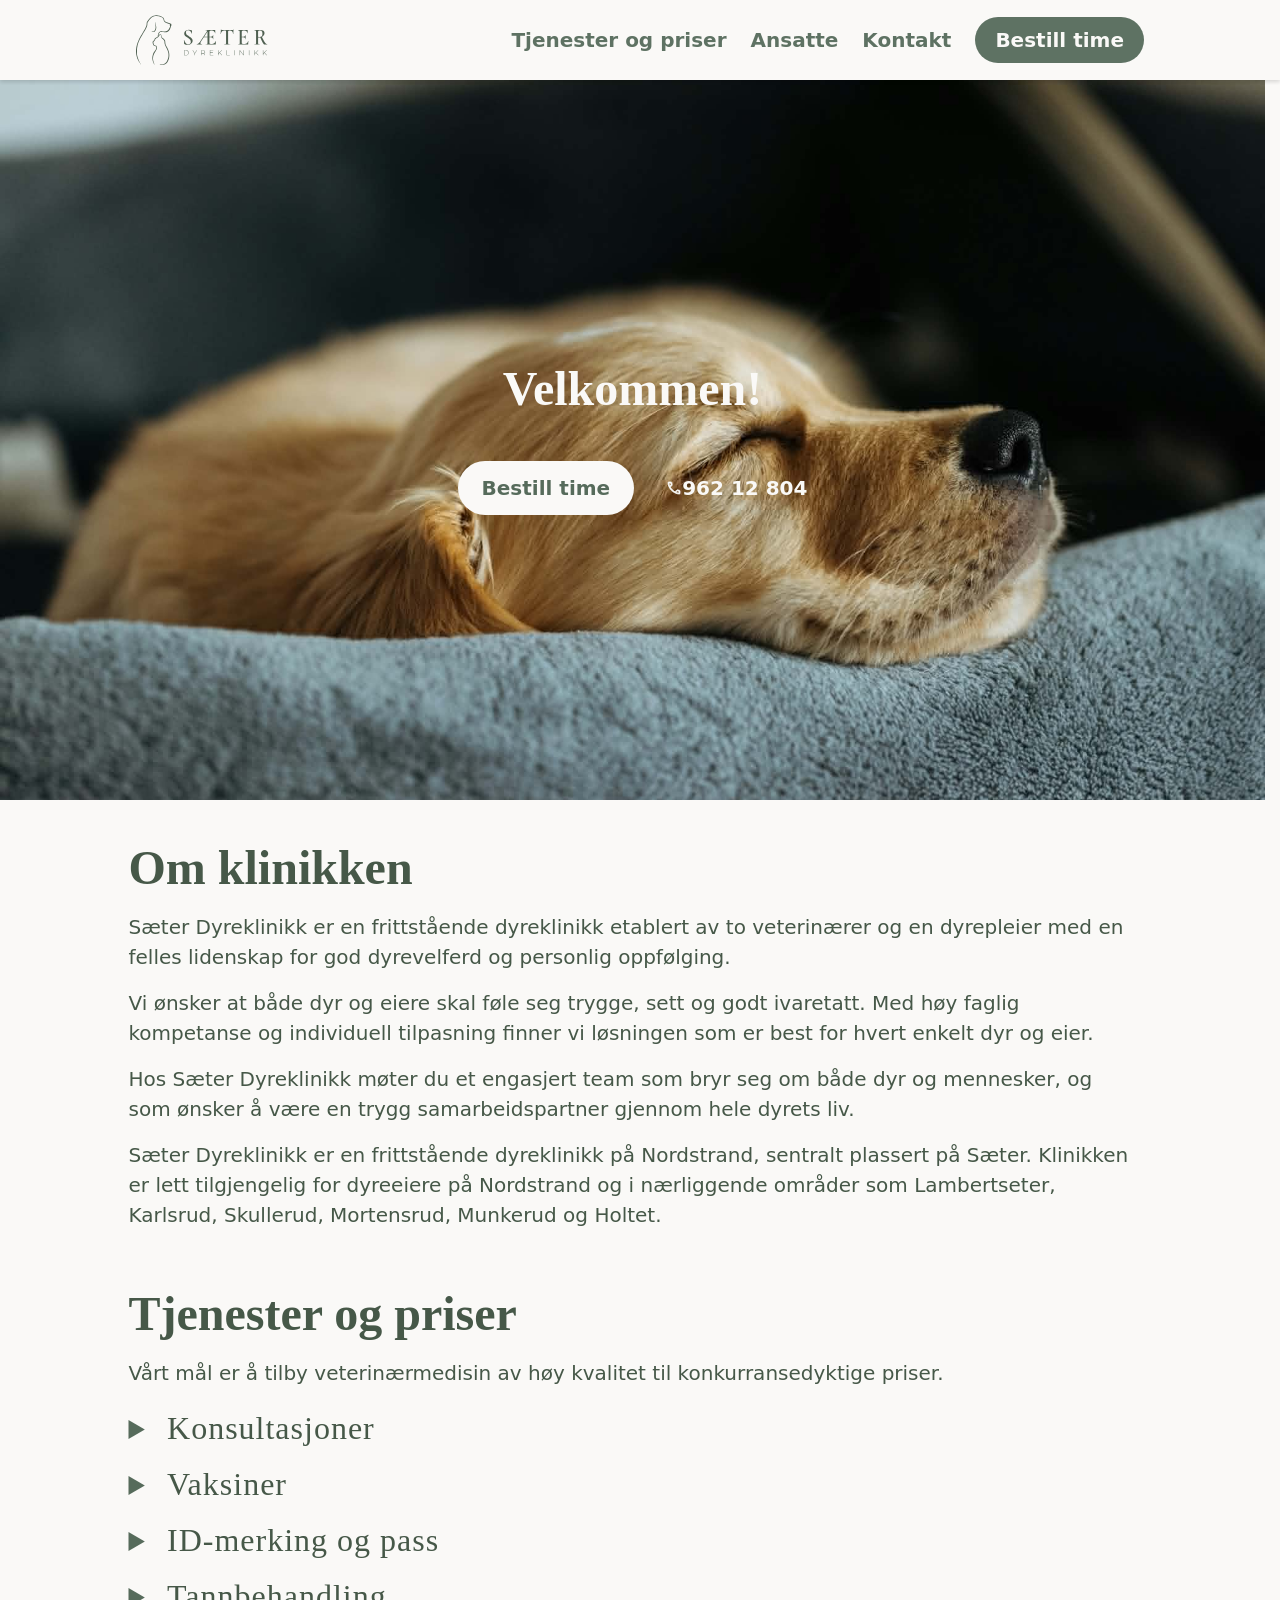
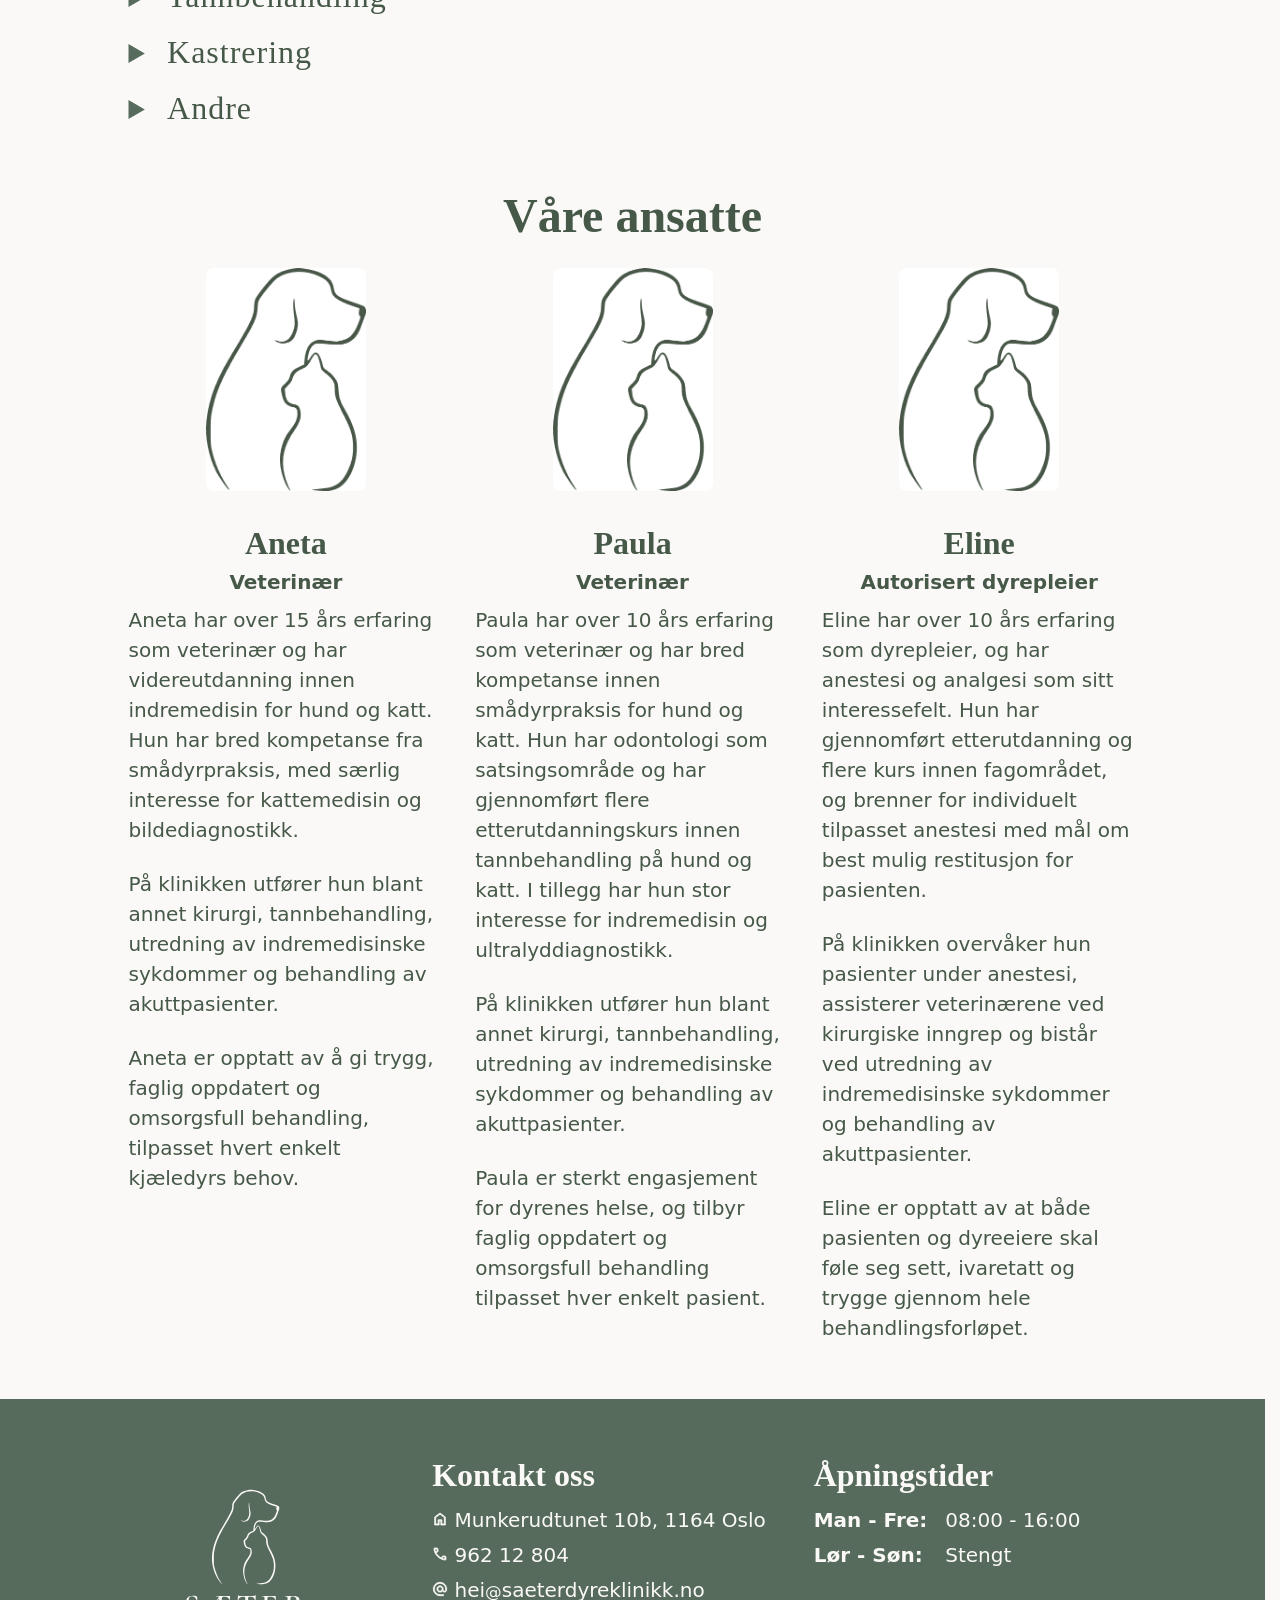
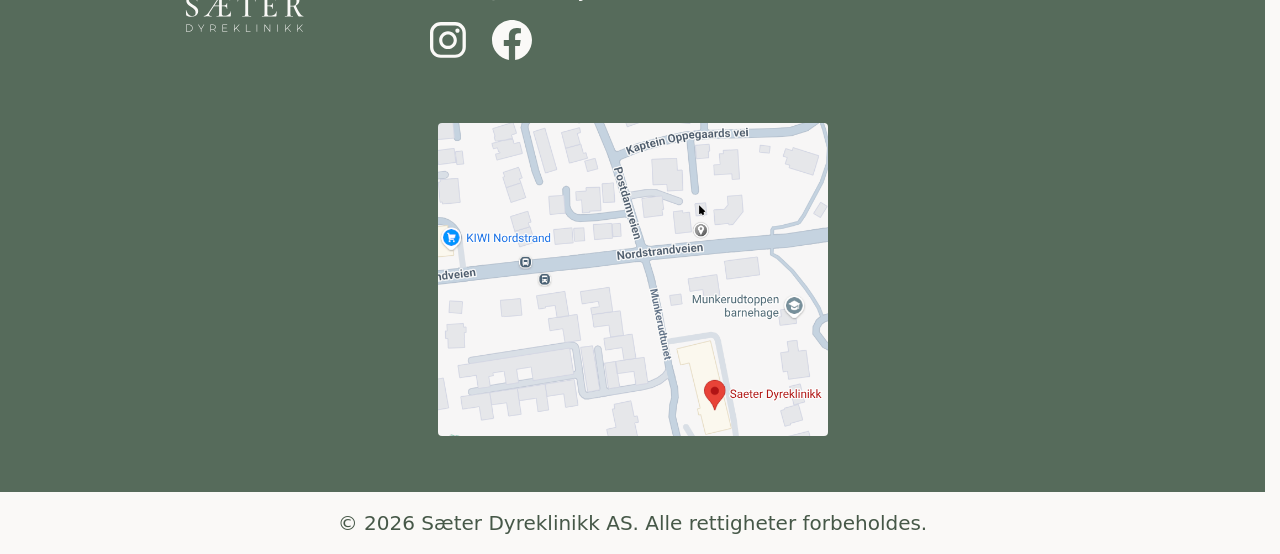
<file: index.html>
<!doctype html>
<html lang="nb">
    <head>
        <meta charset="utf-8" />
        <title>Sæter Dyreklinikk</title>
        <meta name="description" content="Hos Sæter Dyreklinikk får din beste venn den beste behandlingen den fortjener, fra erfarne veterinærer som elsker jobben sin." />
        <meta name="viewport" content="width=device-width, initial-scale=1.0" />
        <link rel="stylesheet" href="styles.css" />
        <link rel="icon" href="img/favicon-dark.svg" type="image/svg+xml" media="(prefers-color-scheme: dark)">
        <link rel="icon" href="img/favicon-light.svg" type="image/svg+xml" media="(prefers-color-scheme: light)">
    </head>
    <body>

        <!-- MENU AND SIDEBAR ============================================================================================ -->

        <header class="nav-section">
            <div class="container">
                <a href="#" class="logo" onclick="scrollTopClearHash()">
                    <!-- <img src="img/logo-horizontal-dark-2.svg" alt="Sæter Dyreklinikk Logo" /> -->
                    <img src="img/logo-horizontal.svg" alt="Sæter Dyreklinikk Logo" />
                </a>
                <nav class="nav-menu narrow">
                    <a class="btn-dark" href="https://onlinebooking.solvit.vet/saeter-dyreklinikk" target="_blank">Bestill time</a>
                    <button onclick="navDialog.showModal()" aria-label="Åpne menyen">
                        <svg xmlns="http://www.w3.org/2000/svg" viewBox="0 -960 960 960" height="32px" width="32px" fill="#566b5b"><path d="M120-700v-60h720v60H120Zm0 500v-60h720v60H120Zm0-250v-60h720v60H120Z"/></svg>
                    </button>
                </nav>
                <nav class="nav-menu full">
                    <a href="#prices" class="btn-dark">Tjenester og priser</a>
                    <a href="#about" class="btn-dark">Ansatte</a>
                    <a href="#contact" class="btn-dark">Kontakt</a>
                    <a class="btn-primary" href="https://onlinebooking.solvit.vet/saeter-dyreklinikk" target="_blank">Bestill time</a>
                </nav>
            </div>

            <dialog id="nav-dialog" class="nav-dialog">
                <div>
                    <div class="nav-dialog-close-wrap">
                        <button onclick="navDialog.close()" aria-label="Lukk menyen">
                            <svg xmlns="http://www.w3.org/2000/svg" viewBox="0 -960 960 960" height="32px" width="32px" fill="#566b5b"><path d="m249-207-42-42 231-231-231-231 42-42 231 231 231-231 42 42-231 231 231 231-42 42-231-231-231 231Z"/></svg>
                        </button>
                    </div>
                    <nav class="nav-dialog-content">
                        <a href="#prices" class="btn-dark">Tjenester og priser</a>
                        <a href="#about" class="btn-dark">Ansatte</a>
                        <a href="#contact" class="btn-dark">Kontakt</a>
                        <a class="btn-primary" href="https://onlinebooking.solvit.vet/saeter-dyreklinikk" target="_blank">Bestill time</a>
                    </nav>
                    <img class="logo" src="img/logo-vertical-dark.svg" alt="Sæter Dyreklinikk Logo" />
                </div>
            </dialog>
        </header>

        <!-- HERO SECTION ============================================================================================ -->

        <main>

            <section class="section-hero">
                <div class="container">
                    <h1 class="site-title">Velkommen!</h1>
                    <!-- <h1 class="site-title">Omsorg for dyr, hver dag</h1>
                    <p class="site-subtitle">Sæter Dyreklinikk tilbyr moderne veterinærtjenester med fokus på trygghet, kvalitet og personlig oppfølging.</p> -->
                    <div class="hero-contact">
                        <a class="btn-primary" href="https://onlinebooking.solvit.vet/saeter-dyreklinikk" target="_blank">Bestill time</a>
                        <!-- <a class="btn-primary" href="mailto:hei@saeterdyreklinikk.no?subject=Interesse for åpning&body=Hei!
%0D%0A%0D%0A
Jeg ønsker å få beskjed når dere åpner i august.
%0D%0A%0D%0A
Vennlig hilsen">Hold meg oppdatert</a> -->
                        <a href="tel:+4796212804" class="btn-light">
                            <svg class="icon-light" xmlns="http://www.w3.org/2000/svg" viewBox="0 -960 960 960"><path d="M795-120q-116 0-236.5-56T335-335Q232-438 176-558.5T120-795q0-19.29 12.86-32.14Q145.71-840 165-840h140q14 0 24 10t14 25l26.93 125.64Q372-665 369.5-653.5t-10.73 19.73L259-533q26 44 55 82t64 72q37 38 78 69.5t86 55.5l95-98q10-11 23.15-15 13.15-4 25.85-2l119 26q15 4 25 16.04 10 12.05 10 26.96v135q0 19.29-12.86 32.14Q814.29-120 795-120ZM229-588l81-82-23-110H180q2 42 13.5 88.5T229-588Zm369 363q41 19 89 31t93 14v-107l-103-21-79 83ZM229-588Zm369 363Z"/></svg>
                            962 12 804
                        </a>
                    </div>
                </div>
            </section>

            <!-- ABOUT THE CLINIC ---------------------------------------------------------------------------------------- -->

            <section id="the-clinic" class="section-clinic">
                <div class="container">
                    <h2>Om klinikken</h2>
                    <div class="clinic-grid">
                        <div class="clinic-desc">
                            <p>Sæter Dyreklinikk er en frittstående dyreklinikk etablert av to veterinærer og en dyrepleier med en felles lidenskap for god dyrevelferd og personlig oppfølging.</p>
                            <p>Vi ønsker at både dyr og eiere skal føle seg trygge, sett og godt ivaretatt. Med høy faglig kompetanse og individuell tilpasning finner vi løsningen som er best for hvert enkelt dyr og eier.</p>
                            <p>Hos Sæter Dyreklinikk møter du et engasjert team som bryr seg om både dyr og mennesker, og som ønsker å være en trygg samarbeidspartner gjennom hele dyrets liv.</p>
                            <p>Sæter Dyreklinikk er en frittstående dyreklinikk på Nordstrand, sentralt plassert på Sæter. Klinikken er lett tilgjengelig for dyreeiere på Nordstrand og i nærliggende områder som Lambertseter, Karlsrud, Skullerud, Mortensrud, Munkerud og Holtet.</p>
                        </div>
                    </div>
                </div>
            </section>

            <!-- PRICES ---------------------------------------------------------------------------------------- -->

            <section id="prices" class="section-prices">
                <div class="container">
                    <h2>Tjenester og priser</h2>
                    <p>Vårt mål er å tilby veterinærmedisin av høy kvalitet til konkurransedyktige priser.</p>

                    <div class="price-grid">

                        <details>
                            <summary><span>Konsultasjoner</span></summary>
                            <ul>
                                <li>
                                    <div>
                                        <span>Konsultasjon 0-30 min.</span>
                                    </div>
                                    <span class="money">1.395</span>
                                </li>
                                <li>
                                    <div>
                                        <span>Enkel helsesjekk</span>
                                        <span>inkl. resept ormekur eller flåttbehandling</span>
                                    </div>
                                    <span class="money">700</span>
                                </li>
                                <li>
                                    <div>
                                        <span>Konsultasjon øye</span>
                                        <span>inkl. standard øyetester *</span>
                                    </div>
                                    <span class="money">2.095</span>
                                </li>
                                <li>
                                    <div>
                                        <span>Konsultasjon øre</span>
                                        <span>inkl. standard øreprøve *</span>
                                    </div>
                                    <span class="money">2.095</span>
                                </li>
                                <li>
                                    <div>
                                        <span>Konsultasjon urin</span>
                                        <span>inkl. standard urintester *</span>
                                    </div>
                                    <span class="money">2.095</span>
                                </li>
                                <li>
                                    <div>
                                        <span></span>
                                        <span>* Mer avansert eller videre testing kommer i tillegg</span>
                                    </div>
                                </li>
                            </ul>
                        </details>

                        <details>
                            <summary><span>Vaksiner</span></summary>
                            <ul>
                                <li>
                                    <div>
                                        <span>Åpningskampanje: vaksine for kun</span>
                                        <span>Gjelder DHP, DHPPi, BbPi, Pi, Rabies og kattevaksine. Tillegg for BbPi (kennelhoste) kr 150</span>
                                    </div>
                                    <span class="money">450</span>
                                </li>
                                <li>
                                    <div>
                                        <span>Valpepakke</span>
                                        <span>inkl. helseattest, 2 grunnvaksiner og ID-merking</span>
                                    </div>
                                    <span class="money">1.695</span>
                                </li>
                                <li>
                                    <div>
                                        <span>Kattungepakke</span>
                                        <span>inkl. helsesjekk, 2 grunnvaksiner og ID-merking</span>
                                    </div>
                                    <span class="money">1.695</span>
                                </li>
                            </ul>
                        </details>

                        <details>
                            <summary><span>ID-merking og pass</span></summary>
                            <ul>
                                <li>
                                    <div>
                                        <span>ID-merking hund og katt</span>
                                        <span>inkl. registrering til Dyre-ID</span>
                                    </div>
                                    <span class="money">995</span>
                                </li>
                                <li>
                                    <div>
                                        <span>Pass</span>
                                        <span>inkl. pass og utstedelse</span>
                                    </div>
                                    <span class="money">850</span>
                                </li>
                            </ul>
                        </details>

                        <details>
                            <summary><span>Tannbehandling</span></summary>
                            <ul>
                                <li>
                                    <div>
                                        <span>Tannsjekk</span>
                                        <span></span>
                                    </div>
                                    <span class="money no-symbols">gratis</span>
                                </li>
                                <li>
                                    <div>
                                        <span>Tilbud til nye pasienter tannrens hund</span>
                                        <span>inkl. gassanestesi og tannrøntgen full munn</span>
                                    </div>
                                    <span class="money">2.499</span>
                                </li>
                                <li>
                                    <div>
                                        <span>Tilbud til nye pasienter tannrens katt</span>
                                        <span>inkl. gassanestesi og tannrøntgen full munn</span>
                                    </div>
                                    <span class="money">1.999</span>
                                </li>
                            </ul>
                        </details>

                        <details>
                            <summary><span>Kastrering</span></summary>
                            <ul>
                                <li>
                                    <div>
                                        <span>Kastrering hannkatt</span>
                                    </div>
                                    <span class="money">1.499</span>
                                </li>
                                <li>
                                    <div>
                                        <span>Kastrering hunnkatt</span>
                                        <span>inkl. gassanestesi og postoperativ kontroll</span>
                                    </div>
                                    <span class="money">2.590</span>
                                </li>
                                <li>
                                    <div>
                                        <span>Kjemisk kastrering hund 6mnd *</span>
                                        <span></span>
                                    </div>
                                    <span class="money">1.589</span>
                                </li>
                                <li>
                                    <div>
                                        <span>Kjemisk kastrering hund 12mnd *</span>
                                        <span></span>
                                    </div>
                                    <span class="money">2.589</span>
                                </li>
                                <li>
                                    <div>
                                        <span></span>
                                        <span>* Oppstartssamtale er obligatorisk ved første behandling</span>
                                    </div>
                                </li>
                            </ul>
                        </details>

                        <details>
                            <summary><span>Andre</span></summary>
                            <ul>
                                <li>
                                    <div>
                                        <span>Avlivning hund *</span>
                                        <span></span>
                                    </div>
                                    <span class="money">2.200</span>
                                </li>
                                <li>
                                    <div>
                                        <span>Avlivning katt *</span>
                                        <span></span>
                                    </div>
                                    <span class="money">1.399</span>
                                </li>
                                <li>
                                    <div>
                                        <span></span>
                                        <span>* Prisene gjelder selve avlivningen på klinikken. Kostnader for kremasjon kommer i tillegg</span>
                                    </div>
                                </li>
                            </ul>
                        </details>

                    </div>

                </div>
            </section>

            <!-- ABOUT THE TEAM ---------------------------------------------------------------------------------------- -->

            <section id="about" class="section-team">
                <div class="container">

                    <h2 align="center">Våre ansatte</h2>
                    <div class="team-grid">
                        <article class="team-member">
                            <div><img loading="lazy" src="img/logo-no-text.jpeg" alt="Aneta" /></div>
                            <h3>Aneta</h3>
                            <h4 class="job-title">Veterinær</h4>
                            <p>Aneta har over 15 års erfaring som veterinær og har videreutdanning innen indremedisin for hund og katt. Hun har bred kompetanse fra smådyrpraksis, med særlig interesse for kattemedisin og bildediagnostikk. </p>
                            <p>På klinikken utfører hun blant annet kirurgi, tannbehandling, utredning av indremedisinske sykdommer og behandling av akuttpasienter. </p>
                            <p>Aneta er opptatt av å gi trygg, faglig oppdatert og omsorgsfull behandling, tilpasset hvert enkelt kjæledyrs behov. </p>
                        </article>

                        <article class="team-member">
                            <div><img loading="lazy" src="img/logo-no-text.jpeg" alt="Paula" /></div>
                            <h3>Paula</h3>
                            <h4 class="job-title">Veterinær</h4>
                            <p>Paula har over 10 års erfaring som veterinær og har bred kompetanse innen smådyrpraksis for hund og katt. Hun har odontologi som satsingsområde og har gjennomført flere etterutdanningskurs innen tannbehandling på hund og katt. I tillegg har hun stor interesse for indremedisin og ultralyddiagnostikk. </p>
                            <p>På klinikken utfører hun blant annet kirurgi, tannbehandling, utredning av indremedisinske sykdommer og behandling av akuttpasienter. </p>
                            <p>Paula er sterkt engasjement for dyrenes helse, og tilbyr faglig oppdatert og omsorgsfull behandling tilpasset hver enkelt pasient. </p>
                        </article>

                        <article class="team-member">
                            <div><img loading="lazy" src="img/logo-no-text.jpeg" alt="Eline" /></div>
                            <h3>Eline</h3>
                            <h4 class="job-title">Autorisert dyrepleier</h4>
                            <p>Eline har over 10 års erfaring som dyrepleier, og har anestesi og analgesi som sitt interessefelt. Hun har gjennomført etterutdanning og flere kurs innen fagområdet, og brenner for individuelt tilpasset anestesi med mål om best mulig restitusjon for pasienten.</p>
                            <p>På klinikken overvåker hun pasienter under anestesi, assisterer veterinærene ved kirurgiske inngrep og bistår ved utredning av indremedisinske sykdommer og behandling av akuttpasienter.</p>
                            <p>Eline er opptatt av at både pasienten og dyreeiere skal føle seg sett, ivaretatt og trygge gjennom hele behandlingsforløpet.</p>
                        </article>

                    </div>

                </div>
            </section>

            <!-- CONTACT ---------------------------------------------------------------------------------------- -->

            <section id="contact" class="section-contact">
                <div class="container">

                    <img class="logo" src="img/logo-vertical.svg" alt="Sæter Dyreklinikk Logo" />

                    <div class="contact-and-hours">
                        <div>
                            <h2>Kontakt oss</h2>
                            <address class="contact-info">
                                <a class="btn-light" target="_blank" href="https://www.google.com/maps/place/Munkerudtunet+10,+1164+Oslo/@59.8728512,10.7741981,14.27z/data=!4m5!3m4!1s0x464168b557757fd7:0x8860674def9bd873!8m2!3d59.8596164!4d10.813132!5m1!1e2?entry=ttu">
                                    <svg class="icon-light" xmlns="http://www.w3.org/2000/svg" viewBox="0 -960 960 960"><path d="M220-180h150v-250h220v250h150v-390L480-765 220-570v390Zm-60 60v-480l320-240 320 240v480H530v-250H430v250H160Zm320-353Z"/></svg>
                                    Munkerudtunet 10b, 1164 Oslo
                                </a>
                                <a class="btn-light" href="tel:+4796212804">
                                    <svg class="icon-light" xmlns="http://www.w3.org/2000/svg" viewBox="0 -960 960 960"><path d="M795-120q-116 0-236.5-56T335-335Q232-438 176-558.5T120-795q0-19.29 12.86-32.14Q145.71-840 165-840h140q14 0 24 10t14 25l26.93 125.64Q372-665 369.5-653.5t-10.73 19.73L259-533q26 44 55 82t64 72q37 38 78 69.5t86 55.5l95-98q10-11 23.15-15 13.15-4 25.85-2l119 26q15 4 25 16.04 10 12.05 10 26.96v135q0 19.29-12.86 32.14Q814.29-120 795-120ZM229-588l81-82-23-110H180q2 42 13.5 88.5T229-588Zm369 363q41 19 89 31t93 14v-107l-103-21-79 83ZM229-588Zm369 363Z"/></svg>
                                    962 12 804
                                </a>
                                <a class="btn-light" href="mailto:hei@saeterdyreklinikk.no">
                                    <svg class="icon-light" xmlns="http://www.w3.org/2000/svg" viewBox="0 -960 960 960"><path d="M480-80q-83 0-156-31.5T197-197q-54-54-85.5-127T80-480q0-83 31.5-156T197-763q54-54 127-85.5T480-880q83 0 156 31.5T763-763q54 54 85.5 127T880-480v53q0 56-39.34 94.5Q801.31-294 744-294q-36.08 0-68.04-17.5Q644-329 627-361q-26 34-65.08 50.5Q522.83-294 480-294q-77.61 0-132.3-54Q293-402 293-480.01q0-78.02 54.5-133Q402-668 480-668t132.5 54.99Q667-558.02 667-480v53q0 30.61 22.5 51.81Q712-354 743.5-354t54-21.19Q820-396.39 820-427v-53q0-142.38-99-241.19T480-820q-142 0-241 99t-99 241q0 142 98.81 241 98.82 99 241.19 99h214v60H480Zm90-310.75q37-36.75 37-89.25 0-54-37.06-91t-90-37Q427-608 390-571t-37 91q0 52.5 37.06 89.25t90 36.75Q533-354 570-390.75Z" /></svg>
                                    hei<small>@</small>saeterdyreklinikk.no
                                </a>

                                <div class="contact-social">
                                    <a class="btn-light" href="https://www.instagram.com/saeterdyreklinikk" title="Saeter Dyreklinikk på Instagram">
                                        <svg fill="#faf9f7" width="48" viewBox="0 0 32 32" id="Camada_1" version="1.1" xml:space="preserve" xmlns="http://www.w3.org/2000/svg" xmlns:xlink="http://www.w3.org/1999/xlink">
                                        <g>
                                        <path d="M22.3,8.4c-0.8,0-1.4,0.6-1.4,1.4c0,0.8,0.6,1.4,1.4,1.4c0.8,0,1.4-0.6,1.4-1.4C23.7,9,23.1,8.4,22.3,8.4z"/>
                                        <path d="M16,10.2c-3.3,0-5.9,2.7-5.9,5.9s2.7,5.9,5.9,5.9s5.9-2.7,5.9-5.9S19.3,10.2,16,10.2z M16,19.9c-2.1,0-3.8-1.7-3.8-3.8   c0-2.1,1.7-3.8,3.8-3.8c2.1,0,3.8,1.7,3.8,3.8C19.8,18.2,18.1,19.9,16,19.9z"/>
                                        <path d="M20.8,4h-9.5C7.2,4,4,7.2,4,11.2v9.5c0,4,3.2,7.2,7.2,7.2h9.5c4,0,7.2-3.2,7.2-7.2v-9.5C28,7.2,24.8,4,20.8,4z M25.7,20.8   c0,2.7-2.2,5-5,5h-9.5c-2.7,0-5-2.2-5-5v-9.5c0-2.7,2.2-5,5-5h9.5c2.7,0,5,2.2,5,5V20.8z"/>
                                        </g>
                                        </svg>
                                    </a>
                                    <a class="btn-light" href="https://www.facebook.com/profile.php?id=61594471003693" title="Saeter Dyreklinikk på Facebook">
                                        <svg class="btn-light2" fill="#faf9f7" width="48" viewBox="0 0 24 24" xmlns="http://www.w3.org/2000/svg"><path d="M12 2.03998C6.5 2.03998 2 6.52998 2 12.06C2 17.06 5.66 21.21 10.44 21.96V14.96H7.9V12.06H10.44V9.84998C10.44 7.33998 11.93 5.95998 14.22 5.95998C15.31 5.95998 16.45 6.14998 16.45 6.14998V8.61998H15.19C13.95 8.61998 13.56 9.38998 13.56 10.18V12.06H16.34L15.89 14.96H13.56V21.96C15.9164 21.5878 18.0622 20.3855 19.6099 18.57C21.1576 16.7546 22.0054 14.4456 22 12.06C22 6.52998 17.5 2.03998 12 2.03998Z"/></svg>
                                    </a>
                                </div>
                            </address>
                        </div>

                        <div>
                            <h2>Åpningstider</h2>
                            <ul>
                                <li aria-label="Mandag til Fredag, fra klokken 08:00 til 16:00">
                                    <span aria-hidden="true">Man - Fre:</span>
                                    <span aria-hidden="true">08:00 - 16:00</span>
                                </li>

                                <li aria-label="Lørdag og Søndag, Stengt">
                                    <span aria-hidden="true">Lør - Søn:</span>
                                    <span aria-hidden="true">Stengt</span>
                                </li>
                            </ul>
                        </div>

                    </div>

                    <a class="contact-location-map" target="_blank" title="Show Sæter Dyreklinikk in Google Maps" href="https://www.google.com/maps/place/Munkerudtunet+10,+1164+Oslo/@59.8728512,10.7741981,14.27z/data=!4m5!3m4!1s0x464168b557757fd7:0x8860674def9bd873!8m2!3d59.8596164!4d10.813132!5m1!1e2?entry=ttu">
                        <img src="img/location-map.png" alt="Sæter Dyreklinikk Location Map" />
                    </a>
                </div>
            </section>
        </main>

        <!-- FOOTER ============================================================================================ -->

        <footer class="section-footer">
            <div class="container">
                <p>&copy; 2026 Sæter Dyreklinikk AS. <span>Alle rettigheter forbeholdes.</span></p>
            </div>
        </footer>

        <a href="#" class="btn-top" onclick="scrollTopClearHash()">↑</a>

        <!-- SCRIPTS ============================================================================================ -->

        <script>
            function scrollTopClearHash() {
                setTimeout(() => history.replaceState(null, "", location.href.replaceAll(/#.*/g, "")), 5);
                document.querySelectorAll("details").forEach(el => el.removeAttribute("open"));
            }

            function openPricesFirstGroup() {
                document.querySelector(".section-prices details").setAttribute("open", true);
            }
            document.querySelectorAll("[href*='#prices']").forEach(el => el.onclick = () => setTimeout(openPricesFirstGroup, 500));

            function autoOpenPricesFirstGroup() {
                setTimeout(() => location.href.endsWith("#prices") && openPricesFirstGroup(), 500);
            }
            window.onhashchange = autoOpenPricesFirstGroup;
            window.onload = autoOpenPricesFirstGroup;

            document.addEventListener("scroll", () => document.body.classList.toggle("scrolled", Math.max(0, window.scrollY) >= 45));

            const navDialog = document.querySelector('.nav-dialog');
            navDialog.addEventListener("click", ev => ev.target === navDialog && navDialog.close());
            navDialog.querySelectorAll("a").forEach(el => el.addEventListener("click", () => navDialog.close()));
        </script>
    </body>
</html>
</file>
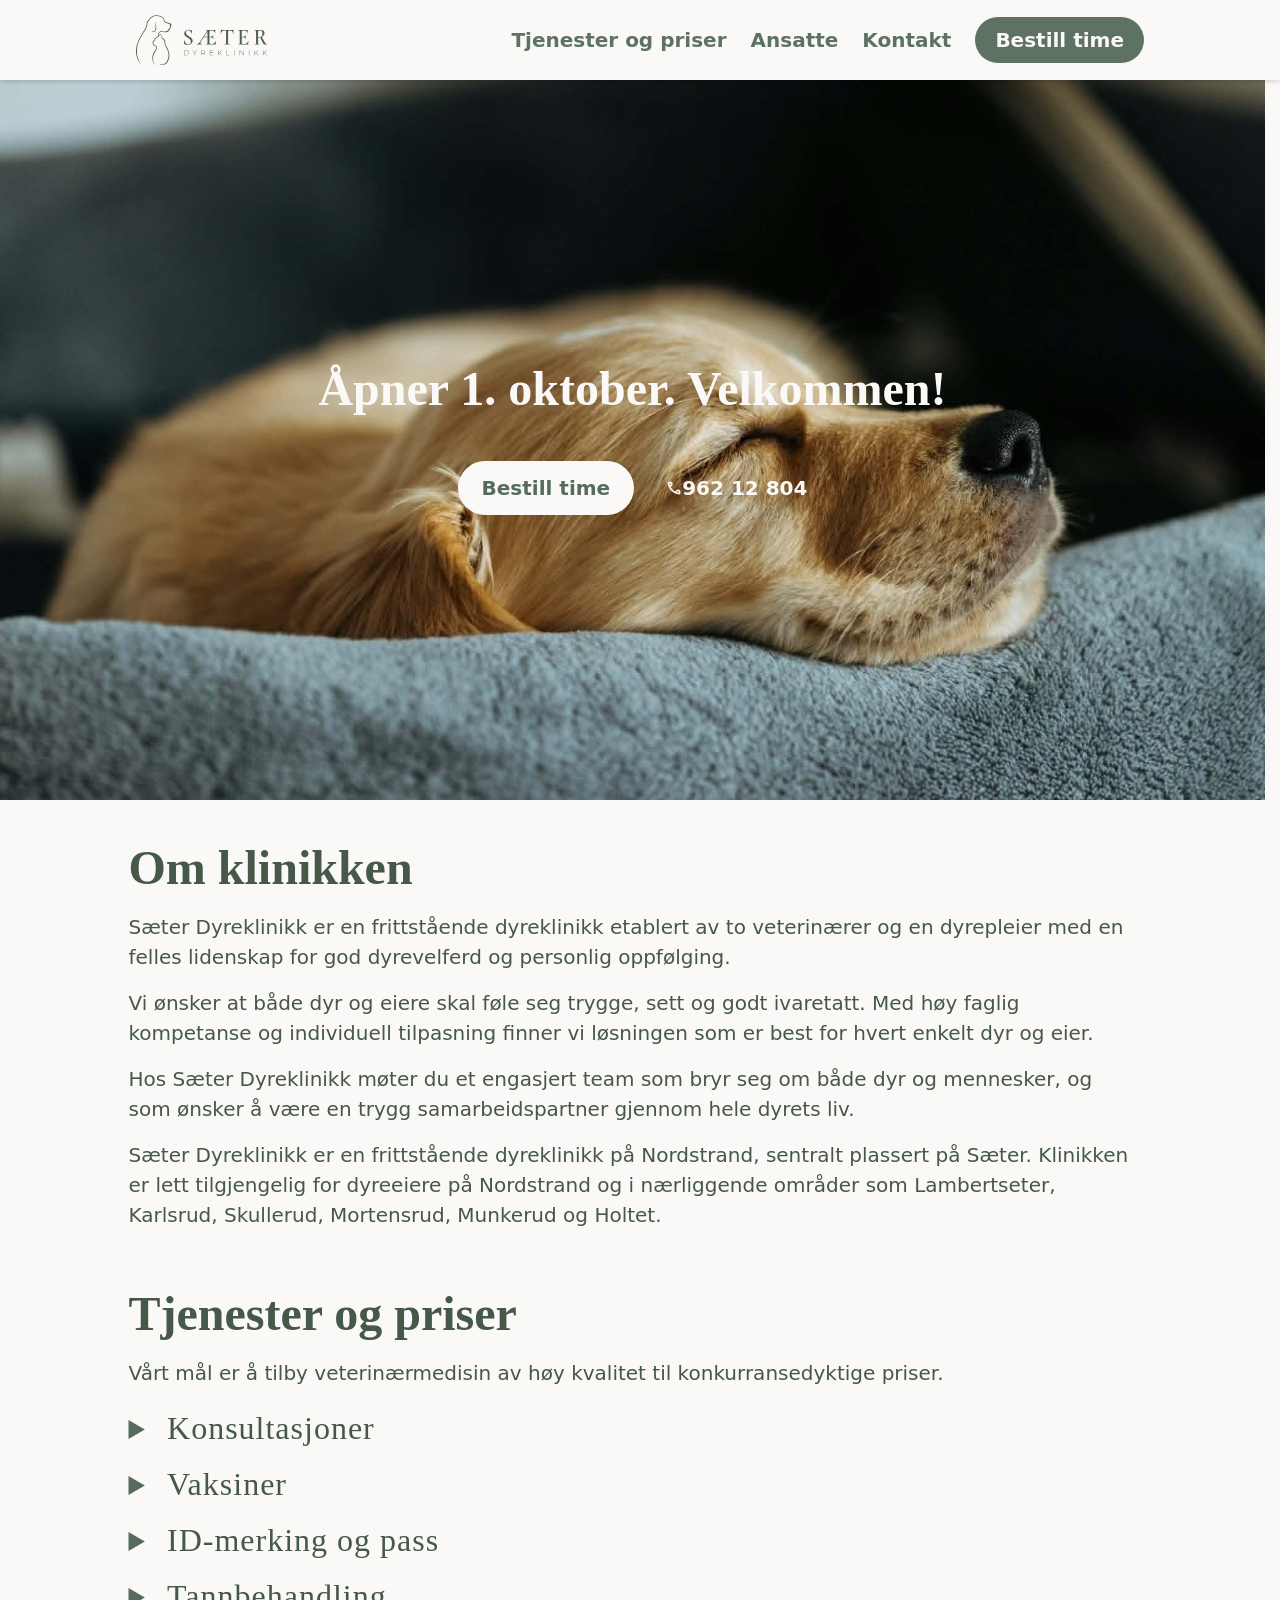
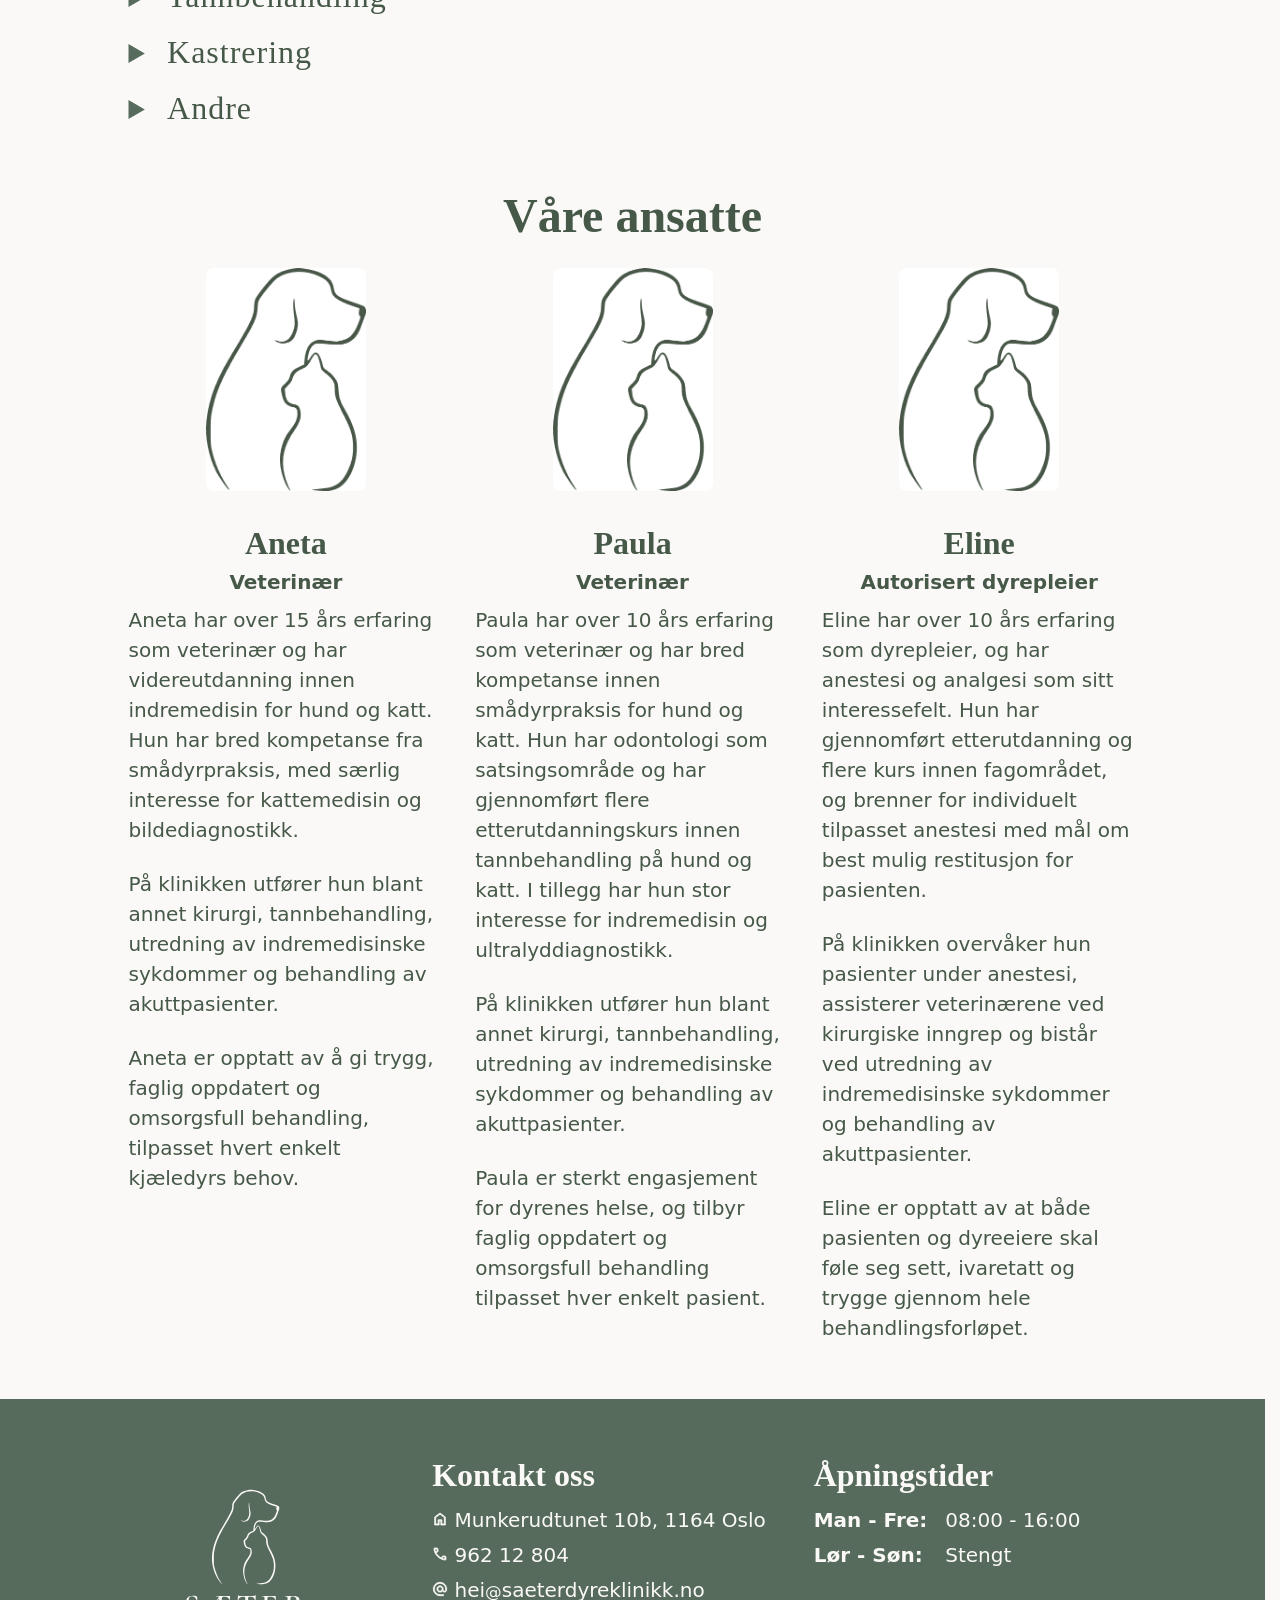
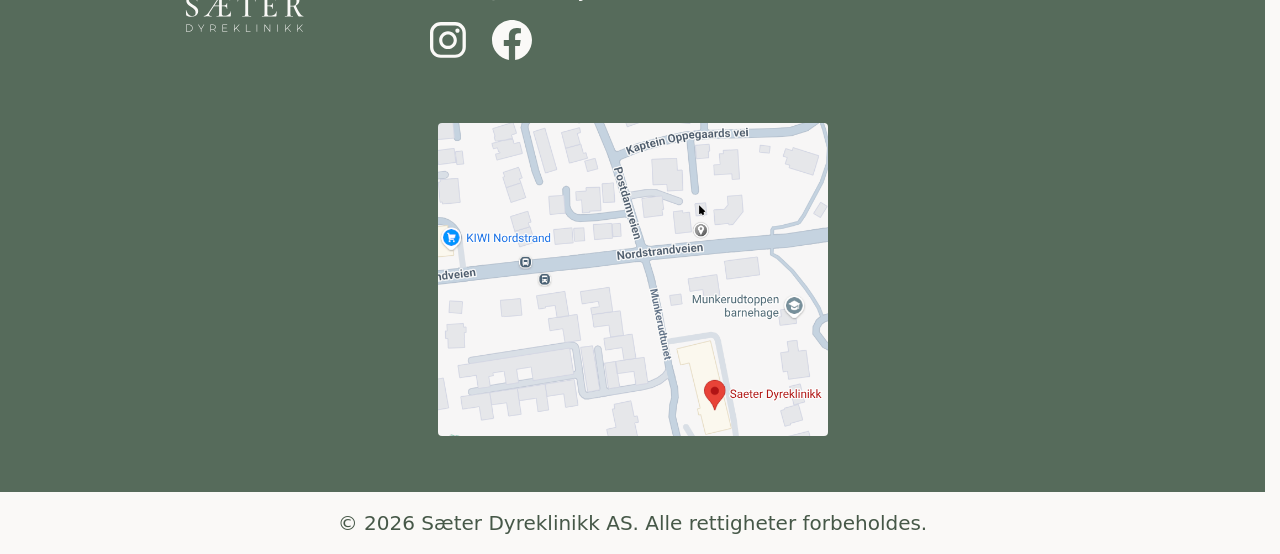
<file: test3/index.html>
<!doctype html>
<html lang="nb">
    <head>
        <meta charset="utf-8" />
        <title>Sæter Dyreklinikk</title>
        <meta name="description" content="Hos Sæter Dyreklinikk får din beste venn den beste behandlingen den fortjener, fra erfarne veterinærer som elsker jobben sin." />
        <meta name="viewport" content="width=device-width, initial-scale=1.0" />
        <link rel="stylesheet" href="styles.css" />
        <link rel="icon" href="img/favicon-dark.svg" type="image/svg+xml" media="(prefers-color-scheme: dark)">
        <link rel="icon" href="img/favicon-light.svg" type="image/svg+xml" media="(prefers-color-scheme: light)">
    </head>
    <body>

        <!-- MENU AND SIDEBAR ============================================================================================ -->

        <header class="nav-section">
            <div class="container">
                <a href="#" class="logo" onclick="scrollTopClearHash()">
                    <!-- <img src="img/logo-horizontal-dark-2.svg" alt="Sæter Dyreklinikk Logo" /> -->
                    <img src="img/logo-horizontal.svg" alt="Sæter Dyreklinikk Logo" />
                </a>
                <nav class="nav-menu narrow">
                    <a class="btn-dark" href="https://onlinebooking.solvit.vet/saeter-dyreklinikk" target="_blank">Bestill time</a>
                    <button onclick="navDialog.showModal()" aria-label="Åpne menyen">
                        <svg xmlns="http://www.w3.org/2000/svg" viewBox="0 -960 960 960" height="32px" width="32px" fill="#566b5b"><path d="M120-700v-60h720v60H120Zm0 500v-60h720v60H120Zm0-250v-60h720v60H120Z"/></svg>
                    </button>
                </nav>
                <nav class="nav-menu full">
                    <a href="#prices" class="btn-dark">Tjenester og priser</a>
                    <a href="#about" class="btn-dark">Ansatte</a>
                    <a href="#contact" class="btn-dark">Kontakt</a>
                    <a class="btn-primary" href="https://onlinebooking.solvit.vet/saeter-dyreklinikk" target="_blank">Bestill time</a>
                </nav>
            </div>

            <dialog id="nav-dialog" class="nav-dialog">
                <div>
                    <div class="nav-dialog-close-wrap">
                        <button onclick="navDialog.close()" aria-label="Lukk menyen">
                            <svg xmlns="http://www.w3.org/2000/svg" viewBox="0 -960 960 960" height="32px" width="32px" fill="#566b5b"><path d="m249-207-42-42 231-231-231-231 42-42 231 231 231-231 42 42-231 231 231 231-42 42-231-231-231 231Z"/></svg>
                        </button>
                    </div>
                    <nav class="nav-dialog-content">
                        <a href="#prices" class="btn-dark">Tjenester og priser</a>
                        <a href="#about" class="btn-dark">Ansatte</a>
                        <a href="#contact" class="btn-dark">Kontakt</a>
                        <a class="btn-primary" href="https://onlinebooking.solvit.vet/saeter-dyreklinikk" target="_blank">Bestill time</a>
                    </nav>
                    <img class="logo" src="img/logo-vertical-dark.svg" alt="Sæter Dyreklinikk Logo" />
                </div>
            </dialog>
        </header>

        <!-- HERO SECTION ============================================================================================ -->

        <main>

            <section class="section-hero">
                <div class="container">
                    <h1 class="site-title">Åpner 1. oktober. Velkommen!</h1>
                    <!-- <h1 class="site-title">Omsorg for dyr, hver dag</h1>
                    <p class="site-subtitle">Sæter Dyreklinikk tilbyr moderne veterinærtjenester med fokus på trygghet, kvalitet og personlig oppfølging.</p> -->
                    <div class="hero-contact">
                        <a class="btn-primary" href="https://onlinebooking.solvit.vet/saeter-dyreklinikk" target="_blank">Bestill time</a>
                        <!-- <a class="btn-primary" href="mailto:hei@saeterdyreklinikk.no?subject=Interesse for åpning&body=Hei!
%0D%0A%0D%0A
Jeg ønsker å få beskjed når dere åpner i august.
%0D%0A%0D%0A
Vennlig hilsen">Hold meg oppdatert</a> -->
                        <a href="tel:+4796212804" class="btn-light">
                            <svg class="icon-light" xmlns="http://www.w3.org/2000/svg" viewBox="0 -960 960 960"><path d="M795-120q-116 0-236.5-56T335-335Q232-438 176-558.5T120-795q0-19.29 12.86-32.14Q145.71-840 165-840h140q14 0 24 10t14 25l26.93 125.64Q372-665 369.5-653.5t-10.73 19.73L259-533q26 44 55 82t64 72q37 38 78 69.5t86 55.5l95-98q10-11 23.15-15 13.15-4 25.85-2l119 26q15 4 25 16.04 10 12.05 10 26.96v135q0 19.29-12.86 32.14Q814.29-120 795-120ZM229-588l81-82-23-110H180q2 42 13.5 88.5T229-588Zm369 363q41 19 89 31t93 14v-107l-103-21-79 83ZM229-588Zm369 363Z"/></svg>
                            962 12 804
                        </a>
                    </div>
                </div>
            </section>

            <!-- ABOUT THE CLINIC ---------------------------------------------------------------------------------------- -->

            <section id="the-clinic" class="section-clinic">
                <div class="container">
                    <h2>Om klinikken</h2>
                    <div class="clinic-grid">
                        <div class="clinic-desc">
                            <p>Sæter Dyreklinikk er en frittstående dyreklinikk etablert av to veterinærer og en dyrepleier med en felles lidenskap for god dyrevelferd og personlig oppfølging.</p>
                            <p>Vi ønsker at både dyr og eiere skal føle seg trygge, sett og godt ivaretatt. Med høy faglig kompetanse og individuell tilpasning finner vi løsningen som er best for hvert enkelt dyr og eier.</p>
                            <p>Hos Sæter Dyreklinikk møter du et engasjert team som bryr seg om både dyr og mennesker, og som ønsker å være en trygg samarbeidspartner gjennom hele dyrets liv.</p>
                            <p>Sæter Dyreklinikk er en frittstående dyreklinikk på Nordstrand, sentralt plassert på Sæter. Klinikken er lett tilgjengelig for dyreeiere på Nordstrand og i nærliggende områder som Lambertseter, Karlsrud, Skullerud, Mortensrud, Munkerud og Holtet.</p>
                        </div>
                    </div>
                </div>
            </section>

            <!-- PRICES ---------------------------------------------------------------------------------------- -->

            <section id="prices" class="section-prices">
                <div class="container">
                    <h2>Tjenester og priser</h2>
                    <p>Vårt mål er å tilby veterinærmedisin av høy kvalitet til konkurransedyktige priser.</p>

                    <div class="price-grid">

                        <details>
                            <summary><span>Konsultasjoner</span></summary>
                            <ul>
                                <li>
                                    <div>
                                        <span>Konsultasjon 0-30 min.</span>
                                    </div>
                                    <span class="money">1.395</span>
                                </li>
                                <li>
                                    <div>
                                        <span>Enkel helsesjekk</span>
                                        <span>inkl. resept ormekur eller flåttbehandling</span>
                                    </div>
                                    <span class="money">700</span>
                                </li>
                                <li>
                                    <div>
                                        <span>Konsultasjon øye</span>
                                        <span>inkl. standard øyetester *</span>
                                    </div>
                                    <span class="money">2.095</span>
                                </li>
                                <li>
                                    <div>
                                        <span>Konsultasjon øre</span>
                                        <span>inkl. standard øreprøve *</span>
                                    </div>
                                    <span class="money">2.095</span>
                                </li>
                                <li>
                                    <div>
                                        <span>Konsultasjon urin</span>
                                        <span>inkl. standard urintester *</span>
                                    </div>
                                    <span class="money">2.095</span>
                                </li>
                                <li>
                                    <div>
                                        <span></span>
                                        <span>* Mer avansert eller videre testing kommer i tillegg</span>
                                    </div>
                                </li>
                            </ul>
                        </details>

                        <details>
                            <summary><span>Vaksiner</span></summary>
                            <ul>
                                <li>
                                    <div>
                                        <span>Åpningskampanje: vaksine for kun</span>
                                        <span>Gjelder DHP, DHPPi, BbPi, Pi, Rabies og kattevaksine. Tillegg for BbPi (kennelhoste) kr 150</span>
                                    </div>
                                    <span class="money">450</span>
                                </li>
                                <li>
                                    <div>
                                        <span>Valpepakke</span>
                                        <span>inkl. helseattest, 2 grunnvaksiner og ID-merking</span>
                                    </div>
                                    <span class="money">1.695</span>
                                </li>
                                <li>
                                    <div>
                                        <span>Kattungepakke</span>
                                        <span>inkl. helsesjekk, 2 grunnvaksiner og ID-merking</span>
                                    </div>
                                    <span class="money">1.695</span>
                                </li>
                            </ul>
                        </details>

                        <details>
                            <summary><span>ID-merking og pass</span></summary>
                            <ul>
                                <li>
                                    <div>
                                        <span>ID-merking hund og katt</span>
                                        <span>inkl. registrering til Dyre-ID</span>
                                    </div>
                                    <span class="money">995</span>
                                </li>
                                <li>
                                    <div>
                                        <span>Pass</span>
                                        <span>inkl. pass og utstedelse</span>
                                    </div>
                                    <span class="money">850</span>
                                </li>
                            </ul>
                        </details>

                        <details>
                            <summary><span>Tannbehandling</span></summary>
                            <ul>
                                <li>
                                    <div>
                                        <span>Tannsjekk</span>
                                        <span></span>
                                    </div>
                                    <span class="money no-symbols">gratis</span>
                                </li>
                                <li>
                                    <div>
                                        <span>Tilbud til nye pasienter tannrens hund</span>
                                        <span>inkl. gassanestesi og tannrøntgen full munn</span>
                                    </div>
                                    <span class="money">2.499</span>
                                </li>
                                <li>
                                    <div>
                                        <span>Tilbud til nye pasienter tannrens katt</span>
                                        <span>inkl. gassanestesi og tannrøntgen full munn</span>
                                    </div>
                                    <span class="money">1.999</span>
                                </li>
                            </ul>
                        </details>

                        <details>
                            <summary><span>Kastrering</span></summary>
                            <ul>
                                <li>
                                    <div>
                                        <span>Kastrering hannkatt</span>
                                    </div>
                                    <span class="money">1.499</span>
                                </li>
                                <li>
                                    <div>
                                        <span>Kastrering hunnkatt</span>
                                        <span>inkl. gassanestesi og postoperativ kontroll</span>
                                    </div>
                                    <span class="money">2.590</span>
                                </li>
                                <li>
                                    <div>
                                        <span>Kjemisk kastrering hund 6mnd *</span>
                                        <span></span>
                                    </div>
                                    <span class="money">1.589</span>
                                </li>
                                <li>
                                    <div>
                                        <span>Kjemisk kastrering hund 12mnd *</span>
                                        <span></span>
                                    </div>
                                    <span class="money">2.589</span>
                                </li>
                                <li>
                                    <div>
                                        <span></span>
                                        <span>* Oppstartssamtale kastrering obligatorisk før 1. gangs behandling</span>
                                    </div>
                                </li>
                            </ul>
                        </details>

                        <details>
                            <summary><span>Andre</span></summary>
                            <ul>
                                <li>
                                    <div>
                                        <span>Avlivning hund *</span>
                                        <span></span>
                                    </div>
                                    <span class="money">2.200</span>
                                </li>
                                <li>
                                    <div>
                                        <span>Avlivning katt *</span>
                                        <span></span>
                                    </div>
                                    <span class="money">1.399</span>
                                </li>
                                <li>
                                    <div>
                                        <span></span>
                                        <span>* Prisene gjelder selve avlivningen på klinikken. Kostnader for kremasjon kommer i tillegg</span>
                                    </div>
                                </li>
                            </ul>
                        </details>

                    </div>

                </div>
            </section>

            <!-- ABOUT THE TEAM ---------------------------------------------------------------------------------------- -->

            <section id="about" class="section-team">
                <div class="container">

                    <h2 align="center">Våre ansatte</h2>
                    <div class="team-grid">
                        <article class="team-member">
                            <div><img loading="lazy" src="img/logo-no-text.jpeg" alt="Aneta" /></div>
                            <h3>Aneta</h3>
                            <h4 class="job-title">Veterinær</h4>
                            <p>Aneta har over 15 års erfaring som veterinær og har videreutdanning innen indremedisin for hund og katt. Hun har bred kompetanse fra smådyrpraksis, med særlig interesse for kattemedisin og bildediagnostikk. </p>
                            <p>På klinikken utfører hun blant annet kirurgi, tannbehandling, utredning av indremedisinske sykdommer og behandling av akuttpasienter. </p>
                            <p>Aneta er opptatt av å gi trygg, faglig oppdatert og omsorgsfull behandling, tilpasset hvert enkelt kjæledyrs behov. </p>
                        </article>

                        <article class="team-member">
                            <div><img loading="lazy" src="img/logo-no-text.jpeg" alt="Paula" /></div>
                            <h3>Paula</h3>
                            <h4 class="job-title">Veterinær</h4>
                            <p>Paula har over 10 års erfaring som veterinær og har bred kompetanse innen smådyrpraksis for hund og katt. Hun har odontologi som satsingsområde og har gjennomført flere etterutdanningskurs innen tannbehandling på hund og katt. I tillegg har hun stor interesse for indremedisin og ultralyddiagnostikk. </p>
                            <p>På klinikken utfører hun blant annet kirurgi, tannbehandling, utredning av indremedisinske sykdommer og behandling av akuttpasienter. </p>
                            <p>Paula er sterkt engasjement for dyrenes helse, og tilbyr faglig oppdatert og omsorgsfull behandling tilpasset hver enkelt pasient. </p>
                        </article>

                        <article class="team-member">
                            <div><img loading="lazy" src="img/logo-no-text.jpeg" alt="Eline" /></div>
                            <h3>Eline</h3>
                            <h4 class="job-title">Autorisert dyrepleier</h4>
                            <p>Eline har over 10 års erfaring som dyrepleier, og har anestesi og analgesi som sitt interessefelt. Hun har gjennomført etterutdanning og flere kurs innen fagområdet, og brenner for individuelt tilpasset anestesi med mål om best mulig restitusjon for pasienten.</p>
                            <p>På klinikken overvåker hun pasienter under anestesi, assisterer veterinærene ved kirurgiske inngrep og bistår ved utredning av indremedisinske sykdommer og behandling av akuttpasienter.</p>
                            <p>Eline er opptatt av at både pasienten og dyreeiere skal føle seg sett, ivaretatt og trygge gjennom hele behandlingsforløpet.</p>
                        </article>

                    </div>

                </div>
            </section>

            <!-- CONTACT ---------------------------------------------------------------------------------------- -->

            <section id="contact" class="section-contact">
                <div class="container">

                    <img class="logo" src="img/logo-vertical.svg" alt="Sæter Dyreklinikk Logo" />

                    <div class="contact-and-hours">
                        <div>
                            <h2>Kontakt oss</h2>
                            <address class="contact-info">
                                <a class="btn-light" target="_blank" href="https://www.google.com/maps/place/Munkerudtunet+10,+1164+Oslo/@59.8728512,10.7741981,14.27z/data=!4m5!3m4!1s0x464168b557757fd7:0x8860674def9bd873!8m2!3d59.8596164!4d10.813132!5m1!1e2?entry=ttu">
                                    <svg class="icon-light" xmlns="http://www.w3.org/2000/svg" viewBox="0 -960 960 960"><path d="M220-180h150v-250h220v250h150v-390L480-765 220-570v390Zm-60 60v-480l320-240 320 240v480H530v-250H430v250H160Zm320-353Z"/></svg>
                                    Munkerudtunet 10b, 1164 Oslo
                                </a>
                                <a class="btn-light" href="tel:+4796212804">
                                    <svg class="icon-light" xmlns="http://www.w3.org/2000/svg" viewBox="0 -960 960 960"><path d="M795-120q-116 0-236.5-56T335-335Q232-438 176-558.5T120-795q0-19.29 12.86-32.14Q145.71-840 165-840h140q14 0 24 10t14 25l26.93 125.64Q372-665 369.5-653.5t-10.73 19.73L259-533q26 44 55 82t64 72q37 38 78 69.5t86 55.5l95-98q10-11 23.15-15 13.15-4 25.85-2l119 26q15 4 25 16.04 10 12.05 10 26.96v135q0 19.29-12.86 32.14Q814.29-120 795-120ZM229-588l81-82-23-110H180q2 42 13.5 88.5T229-588Zm369 363q41 19 89 31t93 14v-107l-103-21-79 83ZM229-588Zm369 363Z"/></svg>
                                    962 12 804
                                </a>
                                <a class="btn-light" href="mailto:hei@saeterdyreklinikk.no">
                                    <svg class="icon-light" xmlns="http://www.w3.org/2000/svg" viewBox="0 -960 960 960"><path d="M480-80q-83 0-156-31.5T197-197q-54-54-85.5-127T80-480q0-83 31.5-156T197-763q54-54 127-85.5T480-880q83 0 156 31.5T763-763q54 54 85.5 127T880-480v53q0 56-39.34 94.5Q801.31-294 744-294q-36.08 0-68.04-17.5Q644-329 627-361q-26 34-65.08 50.5Q522.83-294 480-294q-77.61 0-132.3-54Q293-402 293-480.01q0-78.02 54.5-133Q402-668 480-668t132.5 54.99Q667-558.02 667-480v53q0 30.61 22.5 51.81Q712-354 743.5-354t54-21.19Q820-396.39 820-427v-53q0-142.38-99-241.19T480-820q-142 0-241 99t-99 241q0 142 98.81 241 98.82 99 241.19 99h214v60H480Zm90-310.75q37-36.75 37-89.25 0-54-37.06-91t-90-37Q427-608 390-571t-37 91q0 52.5 37.06 89.25t90 36.75Q533-354 570-390.75Z" /></svg>
                                    hei<small>@</small>saeterdyreklinikk.no
                                </a>

                                <div class="contact-social">
                                    <a class="btn-light" href="https://www.instagram.com/saeterdyreklinikk" title="Saeter Dyreklinikk på Instagram">
                                        <svg fill="#faf9f7" width="48" viewBox="0 0 32 32" id="Camada_1" version="1.1" xml:space="preserve" xmlns="http://www.w3.org/2000/svg" xmlns:xlink="http://www.w3.org/1999/xlink">
                                        <g>
                                        <path d="M22.3,8.4c-0.8,0-1.4,0.6-1.4,1.4c0,0.8,0.6,1.4,1.4,1.4c0.8,0,1.4-0.6,1.4-1.4C23.7,9,23.1,8.4,22.3,8.4z"/>
                                        <path d="M16,10.2c-3.3,0-5.9,2.7-5.9,5.9s2.7,5.9,5.9,5.9s5.9-2.7,5.9-5.9S19.3,10.2,16,10.2z M16,19.9c-2.1,0-3.8-1.7-3.8-3.8   c0-2.1,1.7-3.8,3.8-3.8c2.1,0,3.8,1.7,3.8,3.8C19.8,18.2,18.1,19.9,16,19.9z"/>
                                        <path d="M20.8,4h-9.5C7.2,4,4,7.2,4,11.2v9.5c0,4,3.2,7.2,7.2,7.2h9.5c4,0,7.2-3.2,7.2-7.2v-9.5C28,7.2,24.8,4,20.8,4z M25.7,20.8   c0,2.7-2.2,5-5,5h-9.5c-2.7,0-5-2.2-5-5v-9.5c0-2.7,2.2-5,5-5h9.5c2.7,0,5,2.2,5,5V20.8z"/>
                                        </g>
                                        </svg>
                                    </a>
                                    <a class="btn-light" href="https://www.facebook.com/profile.php?id=61594471003693" title="Saeter Dyreklinikk på Facebook">
                                        <svg class="btn-light2" fill="#faf9f7" width="48" viewBox="0 0 24 24" xmlns="http://www.w3.org/2000/svg"><path d="M12 2.03998C6.5 2.03998 2 6.52998 2 12.06C2 17.06 5.66 21.21 10.44 21.96V14.96H7.9V12.06H10.44V9.84998C10.44 7.33998 11.93 5.95998 14.22 5.95998C15.31 5.95998 16.45 6.14998 16.45 6.14998V8.61998H15.19C13.95 8.61998 13.56 9.38998 13.56 10.18V12.06H16.34L15.89 14.96H13.56V21.96C15.9164 21.5878 18.0622 20.3855 19.6099 18.57C21.1576 16.7546 22.0054 14.4456 22 12.06C22 6.52998 17.5 2.03998 12 2.03998Z"/></svg>
                                    </a>
                                </div>
                            </address>
                        </div>

                        <div>
                            <h2>Åpningstider</h2>
                            <ul>
                                <li aria-label="Mandag til Fredag, fra klokken 08:00 til 16:00">
                                    <span aria-hidden="true">Man - Fre:</span>
                                    <span aria-hidden="true">08:00 - 16:00</span>
                                </li>

                                <li aria-label="Lørdag og Søndag, Stengt">
                                    <span aria-hidden="true">Lør - Søn:</span>
                                    <span aria-hidden="true">Stengt</span>
                                </li>
                            </ul>
                        </div>

                    </div>

                    <a class="contact-location-map" target="_blank" title="Show Sæter Dyreklinikk in Google Maps" href="https://www.google.com/maps/place/Munkerudtunet+10,+1164+Oslo/@59.8728512,10.7741981,14.27z/data=!4m5!3m4!1s0x464168b557757fd7:0x8860674def9bd873!8m2!3d59.8596164!4d10.813132!5m1!1e2?entry=ttu">
                        <img src="img/location-map.png" alt="Sæter Dyreklinikk Location Map" />
                    </a>
                </div>
            </section>
        </main>

        <!-- FOOTER ============================================================================================ -->

        <footer class="section-footer">
            <div class="container">
                <p>&copy; 2026 Sæter Dyreklinikk AS. <span>Alle rettigheter forbeholdes.</span></p>
            </div>
        </footer>

        <a href="#" class="btn-top" onclick="scrollTopClearHash()">↑</a>

        <!-- SCRIPTS ============================================================================================ -->

        <script>
            function scrollTopClearHash() {
                setTimeout(() => history.replaceState(null, "", location.href.replaceAll(/#.*/g, "")), 5);
                document.querySelectorAll("details").forEach(el => el.removeAttribute("open"));
            }

            function openPricesFirstGroup() {
                document.querySelector(".section-prices details").setAttribute("open", true);
            }
            document.querySelectorAll("[href*='#prices']").forEach(el => el.onclick = () => setTimeout(openPricesFirstGroup, 500));

            function autoOpenPricesFirstGroup() {
                setTimeout(() => location.href.endsWith("#prices") && openPricesFirstGroup(), 500);
            }
            window.onhashchange = autoOpenPricesFirstGroup;
            window.onload = autoOpenPricesFirstGroup;

            document.addEventListener("scroll", () => document.body.classList.toggle("scrolled", Math.max(0, window.scrollY) >= 45));

            const navDialog = document.querySelector('.nav-dialog');
            navDialog.addEventListener("click", ev => ev.target === navDialog && navDialog.close());
            navDialog.querySelectorAll("a").forEach(el => el.addEventListener("click", () => navDialog.close()));
        </script>
    </body>
</html>
</file>
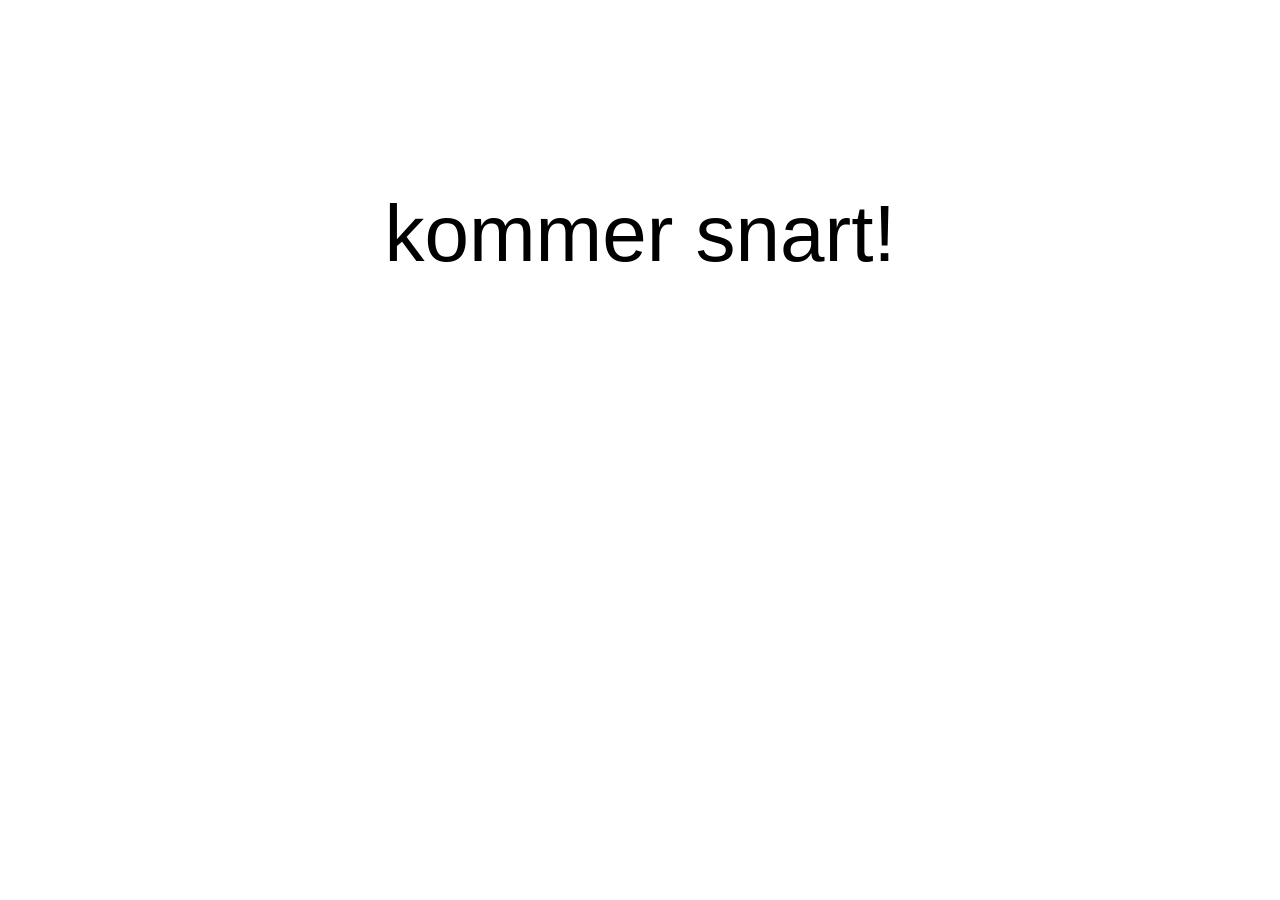
<file: test3/index__.html>
<!DOCTYPE html>
<html lang="en" style="padding-top: 20vh; text-align: center; font-size: 5em; font-family: ui-sans-serif, Segoe UI, Roboto, Helvetica, sans-serif;">
<head>
    <meta charset="utf-8">
    <title>Sæter Dyreklinikk</title>
	<meta name="viewport" content="width=device-width, initial-scale=1.0" />
    <link rel="icon" href="data:," />
</head>
<body>
    kommer snart!
</body>
</html>
</file>
<file: styles.css>
:root {
    --c-base: #465848;
    --c-dark-1: #566b5b;
    --c-dark-2: #465848;
    --c-light-1: #faf9f7;
    --c-light-2: #d6ddd0;

    --ff-sans-serif: Roboto, "Segoe UI", "Helvetica Neue", system-ui, -apple-system, BlinkMacSystemFont, Arial, sans-serif;
    --ff-serif: Georgia, "Times New Roman", Times, serif;

    --fs-sm: clamp(0.8333rem, 0.83rem + 0.03vw, 0.85rem);
    --fs-base: clamp(1rem, 0.91rem + 0.45vw, 1.25rem);
    --fs-md: clamp(1.2rem, 1.09rem + 0.55vw, 1.5rem);
    --fs-lg: clamp(1.3rem, 1.05rem + 1.27vw, 2rem);
    --fs-xl: clamp(1.5rem, 1.14rem + 1.82vw, 2.5rem);
    --fs-xxl: clamp(2rem, 1.64rem + 1.82vw, 3rem);
    --fs-xxxl: clamp(3rem, 2.27rem + 3.64vw, 5rem);

    --width-page: calc(100vw - 2.5rem);
    --width-container: min(63rem, var(--width-page));
    --height-nav: 5rem;
    --height-scrolled-nav: 5rem;
    --indent-price-item: clamp(2rem, 1.64rem + 1.82vw, 3rem);
}

html {
    scrollbar-gutter: stable;
    interpolate-size: allow-keywords;
    scroll-behavior: smooth;
    @media (prefers-reduced-motion: reduce) {
        scroll-behavior: auto;
    }
}

*,
*::before,
*::after {
    -moz-osx-font-smoothing: grayscale;
    -webkit-font-smoothing: antialiased;
    box-sizing: border-box;
    margin: 0;
    padding: 0;
}

ul {
    list-style: none;
}

a {
    text-decoration: none;
}

h2 {
    font-family: var(--ff-serif);
    font-size: var(--fs-xxl);
    margin-bottom: 0.5rem;
}

p {
    margin-bottom: 1rem;
}

svg.icon-light {
    width: 1rem;
    path {
        stroke: currentColor;
        stroke-width: 3rem;
        fill: var(--c-light-1);
    }
}

body {
    font-family: var(--ff-sans-serif);
    font-size: var(--fs-base);
    line-height: 1.5;
    background-color: var(--c-light-1);
    color: var(--c-base);

    &:has(dialog[open]) {
        overflow: hidden;
    }
}

.container {
    width: var(--width-container);
    margin-inline: auto;
}

.btn-primary {
    border-radius: 2rem;
    padding: 0.75rem 1.5rem;
    background-color: var(--c-dark-1);
    color: var(--c-light-1);
    transition: all 0.3s ease-out;
    font-weight: 600;
    &:hover {
        background-color: var(--c-dark-2);
        color: var(--c-light-2);
    }
}

.btn-light {
    color: var(--c-light-1);
    transition: all 0.2s ease-out;
    &:hover {
        color: var(--c-light-2);
    }
}

.btn-dark {
    color: var(--c-dark-1);
    transition: all 0.2s ease-out;
    &:hover {
        color: var(--c-dark-2);
    }
}

main {
    margin-top: var(--height-nav);
    .scrolled & {
        margin-top: var(--height-scrolled-nav);
    }
}

section {
    padding-block: 1rem;
}

section[id] {
    scroll-margin-top: var(--height-scrolled-nav);
}

.nav-section {
    position: fixed;
    top: 0;
    width: 100%;
    background-color: var(--c-light-1);
    opacity: 0.95;
    box-shadow: 0 2px 4px rgba(0, 0, 0, 0.15);

    button {
        background-color: transparent;
        border: 0;
        cursor: pointer;
        &:hover {
            path {
                fill: var(--c-dark-2);
            }
        }
    }

    .btn-dark {
        border: none;
        font-weight: 600;
    }

    .nav-menu {
        align-items: center;
    }

    .nav-menu.narrow {
        display: flex;
        flex-shrink: 0;
        gap: 1.5rem;
    }

    .nav-menu.full {
        display: none;
        gap: 1.5rem;
        .btn-primary {
            padding: 0.5rem 1.25rem;
        }
    }

    .container {
        display: flex;
        justify-content: space-between;
        align-items: center;
        z-index: 9999;

        transition: all 0.2s ease-out;

        height: var(--height-nav);
        .scrolled & {
            height: var(--height-scrolled-nav);
        }

        .logo {
            flex-shrink: 0;
            height: 85%;
            display: flex;
            align-items: center;
            img {
                display: block;
                height: 65%;
                @media (min-width: 768px) {
                    & {
                        height: 75%;
                    }
                }
            }
        }

        @media (min-width: 768px) {
            .nav-menu.narrow {
                display: none;
            }
            .nav-menu.full {
                display: flex;
            }
        }
    }

    .nav-dialog {
        position: fixed;
        max-width: 100%;
        max-height: 100%;
        right: 0;
        left: auto;
        height: 100%;

        border: 0;
        background-color: inherit;
        border-top-left-radius: 0.25rem;
        border-bottom-left-radius: 0.25rem;

        transform: translateX(100%);
        transition: all 0.2s ease-out allow-discrete;

        box-shadow: 2px 0 20px rgba(0, 0, 0, 0.95);

        & > div {
            height: 100%;
            display: flex;
            flex-direction: column;
        }

        &::backdrop {
            background-color: rgba(0, 0, 0, 0);
            transition: all 0.2s ease-out allow-discrete;
        }

        &[open] {
            transform: translateX(0);
            &::backdrop {
                background-color: rgba(0, 0, 0, 0.2);
            }
        }

        @starting-style {
            &[open] {
                transform: translateX(100%);
                &::backdrop {
                    background-color: rgba(0, 0, 0, 0);
                }
            }
        }

        .nav-dialog-close-wrap {
            display: flex;
            justify-content: end;
            padding-right: 1.25rem;
            padding-top: 1.5rem;
            .scrolled & {
                padding-top: 1rem;
            }
        }

        .nav-dialog-content {
            width: 100%;
            display: flex;
            flex-direction: column;
            align-items: start;
            margin-top: 1rem;
            font-size: var(--fs-md);
            .btn-dark {
                width: 100%;
                padding: 1rem 3rem 1rem 2rem;
            }
            .btn-primary {
                margin: 0 auto;
                margin-top: 2rem;
            }
        }

        .logo {
            width: 7rem;
            align-self: center;
            flex: 1 1;
            opacity: 0.25;
        }
    }
}

.section-hero {
    margin-bottom: 1rem;
    color: var(--c-light-1);
    background-color: var(--c-dark-2);
    background-size: cover;
    /* background-image: linear-gradient(rgba(0, 0, 0, 0.3), rgba(0, 0, 0, 0.1)), url("img/hero-1.jpg"); */
    background-image: url("img/hero-1.jpg");
    background-position: 20% 20%;
    background-repeat: no-repeat;

    min-height: 80vh;
    display: flex;

    .btn-light {
        font-weight: 600;
        display: flex;
    }

    .btn-primary {
        background-color: var(--c-light-1);
        color: var(--c-dark-1);
        &:hover {
            background-color: var(--c-light-2);
            color: var(--c-dark-2);
        }
    }

    .site-title {
        font-size: var(--fs-xxl);
        font-family: var(--ff-serif);
        line-height: 1;
        max-width: max(var(--width-container) * 0.7, 375px);
    }

    .site-subtitle {
        font-size: var(--fs-md);
        color: var(--c-light-2);
        line-height: 1.25;
        max-width: max(var(--width-container) * 0.85, 375px);
    }

    .hero-contact {
        display: flex;
        align-items: center;
        gap: 2rem;
    }

    .container {
        max-width: max(var(--width-container) * 0.85);
        display: flex;
        flex-direction: column;
        gap: 2rem;

        align-items: center;
        justify-content: center;
        text-align: center;

        @media (min-width: 390px) {
            gap: 3rem;
        }
    }
}

.section-prices {
    .price-grid {
        margin-bottom: 1rem;
    }
    summary {
        font-family: var(--ff-serif);
        cursor: pointer;
        letter-spacing: 1px;
        margin-top: 0.5rem;
        font-size: var(--fs-lg);
        &:hover {
            color: var(--c-dark-2);
        }

        @media (min-width: 640px) {
            & {
                font-weight: 200;
            }
        }

        span {
            margin-left: 0.5rem;
        }
    }

    summary::marker {
        color: var(--c-dark-1);
        font-size: 0.9em;
    }

    details::details-content {
        opacity: 0;
        block-size: 0;
        overflow: hidden;
        transition:
            opacity 0.3s ease-out,
            block-size 0.3s ease-out,
            content-visibility 0.3s allow-discrete;
    }

    details[open]::details-content {
        opacity: 1;
        block-size: auto;
    }

    ul {
        padding-block: 1rem;
    }

    li {
        display: flex;
        justify-content: space-between;
        gap: 0.5rem;
        padding-block: 0.5rem;
        padding-inline: var(--indent-price-item) 1rem;

        &:nth-of-type(odd) {
            background-color: var(--c-light-2);
        }

        div > :nth-child(1) {
            font-weight: 600;
        }

        div > :nth-child(2) {
            flex-grow: 1;
            font-size: var(--fs-sm);
        }

        .money {
            white-space: nowrap;
            color: var(--c-dark-2);
            font-weight: 600;

            &.no-symbols {
                margin-right: 0.6rem; /* match suffix width roughly */
            }

            /* &:not(.no-symbols)::before {
                content: "kr ";
                font-size: 0.85em;
            } */
            &:not(.no-symbols)::after {
                content: ",-";
                font-size: 0.85em;
            }
        }
    }
}

.section-team {
    .team-grid {
        display: flex;
        flex-wrap: wrap;
        justify-content: space-between;
        gap: 2rem;
        margin-block: 1rem;
    }

    .team-member {
        flex: 1 1;

        & > * {
            &:not(p) {
                text-align: center;
            }
        }

        h3 {
            font-family: var(--ff-serif);
            font-size: var(--fs-lg);
            margin: 1.25rem 0 0;
        }

        h4 {
            margin-bottom: 0.5rem;
        }

        img {
            margin: 0 auto;
            max-width: min(10rem, var(--width-page));
            object-fit: cover;
            /* aspect-ratio: 2 / 1; */
            border-radius: 0.5rem;
        }

        p {
            margin: 0 auto 1.5rem;
            max-width: min(40rem, var(--width-page));
        }
    }
}

.section-clinic {
    .clinic-grid {
        display: flex;
        flex-wrap: wrap;
        flex-direction: row-reverse;
        align-items: start;
        gap: 2rem;
    }

    .clinic-desc {
        flex: 1 1 19rem;
    }

    img {
        margin: 0 auto;
        border-radius: 0.5rem;
        aspect-ratio: 1 / 1;
    }
}

.section-contact {
    --gap: 2rem;
    @media (min-width: 640px) {
        --gap: 3rem;
    }

    padding: var(--gap) 1rem;
    background-color: var(--c-dark-1);
    color: var(--c-light-1);

    .container {
        display: flex;
        flex-wrap: wrap;
        justify-content: space-around;
        align-items: center;
        gap: var(--gap);
        padding-inline: 1rem;
    }

    .logo {
        height: 9rem;
    }

    .contact-and-hours {
        display: flex;
        flex-wrap: wrap;
        gap: var(--gap);
        line-height: 1.75;

        span:first-of-type {
            font-weight: 600;
            width: 9ch;
            display: inline-block;
        }
    }

    .contact-social {
        display: flex;
        gap: 1rem;
        margin-top: 0.5rem;
        margin-left: -0.5rem;
    }

    .contact-location-map {
        max-width: min(100%, 390px);
        img {
            border-radius: 4px;
            width: 100%;
        }
    }

    address {
        font-style: normal;
        display: flex;
        flex-direction: column;
    }

    h2 {
        margin-bottom: 0;
        font-size: var(--fs-xl);

        @media (min-width: 768px) {
            & {
                font-size: var(--fs-lg);
            }
        }
    }

}

.section-footer {
    .container {
        display: flex;
        gap: 2rem;
        padding: 1rem 1rem 0;
        justify-content: center;

        span {
            white-space: nowrap;
        }
    }
}

.btn-top {
    opacity: 0;
    z-index: -9001;

    .scrolled & {
        opacity: 1;
        z-index: auto;
    }

    position: fixed;
    right: calc(50% - var(--width-container) / 2);
    bottom: 2rem;
    width: 3rem;
    height: 3rem;

    display: flex;
    align-items: center;
    justify-content: center;

    background: var(--c-dark-2);
    color: var(--c-light-1);
    text-decoration: none;

    border-radius: 50%;
    font-size: 1.2rem;

    box-shadow: 0 2px 8px rgba(0, 0, 0, 0.5);

    transition: all 0.2s ease-out;
    &:hover {
        transform: translateY(-0.25rem);
    }
}
</file>
<file: test3/styles.css>
:root {
    --c-base: #465848;
    --c-dark-1: #566b5b;
    --c-dark-2: #465848;
    --c-light-1: #faf9f7;
    --c-light-2: #d6ddd0;

    --ff-sans-serif: Roboto, "Segoe UI", "Helvetica Neue", system-ui, -apple-system, BlinkMacSystemFont, Arial, sans-serif;
    --ff-serif: Georgia, "Times New Roman", Times, serif;

    --fs-sm: clamp(0.8333rem, 0.83rem + 0.03vw, 0.85rem);
    --fs-base: clamp(1rem, 0.91rem + 0.45vw, 1.25rem);
    --fs-md: clamp(1.2rem, 1.09rem + 0.55vw, 1.5rem);
    --fs-lg: clamp(1.3rem, 1.05rem + 1.27vw, 2rem);
    --fs-xl: clamp(1.5rem, 1.14rem + 1.82vw, 2.5rem);
    --fs-xxl: clamp(2rem, 1.64rem + 1.82vw, 3rem);
    --fs-xxxl: clamp(3rem, 2.27rem + 3.64vw, 5rem);

    --width-page: calc(100vw - 2.5rem);
    --width-container: min(63rem, var(--width-page));
    --height-nav: 5rem;
    --height-scrolled-nav: 5rem;
    --indent-price-item: clamp(2rem, 1.64rem + 1.82vw, 3rem);
}

html {
    scrollbar-gutter: stable;
    interpolate-size: allow-keywords;
    scroll-behavior: smooth;
    @media (prefers-reduced-motion: reduce) {
        scroll-behavior: auto;
    }
}

*,
*::before,
*::after {
    -moz-osx-font-smoothing: grayscale;
    -webkit-font-smoothing: antialiased;
    box-sizing: border-box;
    margin: 0;
    padding: 0;
}

ul {
    list-style: none;
}

a {
    text-decoration: none;
}

h2 {
    font-family: var(--ff-serif);
    font-size: var(--fs-xxl);
    margin-bottom: 0.5rem;
}

p {
    margin-bottom: 1rem;
}

svg.icon-light {
    width: 1rem;
    path {
        stroke: currentColor;
        stroke-width: 3rem;
        fill: var(--c-light-1);
    }
}

body {
    font-family: var(--ff-sans-serif);
    font-size: var(--fs-base);
    line-height: 1.5;
    background-color: var(--c-light-1);
    color: var(--c-base);

    &:has(dialog[open]) {
        overflow: hidden;
    }
}

.container {
    width: var(--width-container);
    margin-inline: auto;
}

.btn-primary {
    border-radius: 2rem;
    padding: 0.75rem 1.5rem;
    background-color: var(--c-dark-1);
    color: var(--c-light-1);
    transition: all 0.3s ease-out;
    font-weight: 600;
    &:hover {
        background-color: var(--c-dark-2);
        color: var(--c-light-2);
    }
}

.btn-light {
    color: var(--c-light-1);
    transition: all 0.2s ease-out;
    &:hover {
        color: var(--c-light-2);
    }
}

.btn-dark {
    color: var(--c-dark-1);
    transition: all 0.2s ease-out;
    &:hover {
        color: var(--c-dark-2);
    }
}

main {
    margin-top: var(--height-nav);
    .scrolled & {
        margin-top: var(--height-scrolled-nav);
    }
}

section {
    padding-block: 1rem;
}

section[id] {
    scroll-margin-top: var(--height-scrolled-nav);
}

.nav-section {
    position: fixed;
    top: 0;
    width: 100%;
    background-color: var(--c-light-1);
    opacity: 0.95;
    box-shadow: 0 2px 4px rgba(0, 0, 0, 0.15);

    button {
        background-color: transparent;
        border: 0;
        cursor: pointer;
        &:hover {
            path {
                fill: var(--c-dark-2);
            }
        }
    }

    .btn-dark {
        border: none;
        font-weight: 600;
    }

    .nav-menu {
        align-items: center;
    }

    .nav-menu.narrow {
        display: flex;
        flex-shrink: 0;
        gap: 1.5rem;
    }

    .nav-menu.full {
        display: none;
        gap: 1.5rem;
        .btn-primary {
            padding: 0.5rem 1.25rem;
        }
    }

    .container {
        display: flex;
        justify-content: space-between;
        align-items: center;
        z-index: 9999;

        transition: all 0.2s ease-out;

        height: var(--height-nav);
        .scrolled & {
            height: var(--height-scrolled-nav);
        }

        .logo {
            flex-shrink: 0;
            height: 85%;
            display: flex;
            align-items: center;
            img {
                display: block;
                height: 65%;
                @media (min-width: 768px) {
                    & {
                        height: 75%;
                    }
                }
            }
        }

        @media (min-width: 768px) {
            .nav-menu.narrow {
                display: none;
            }
            .nav-menu.full {
                display: flex;
            }
        }
    }

    .nav-dialog {
        position: fixed;
        max-width: 100%;
        max-height: 100%;
        right: 0;
        left: auto;
        height: 100%;

        border: 0;
        background-color: inherit;
        border-top-left-radius: 0.25rem;
        border-bottom-left-radius: 0.25rem;

        transform: translateX(100%);
        transition: all 0.2s ease-out allow-discrete;

        box-shadow: 2px 0 20px rgba(0, 0, 0, 0.95);

        & > div {
            height: 100%;
            display: flex;
            flex-direction: column;
        }

        &::backdrop {
            background-color: rgba(0, 0, 0, 0);
            transition: all 0.2s ease-out allow-discrete;
        }

        &[open] {
            transform: translateX(0);
            &::backdrop {
                background-color: rgba(0, 0, 0, 0.2);
            }
        }

        @starting-style {
            &[open] {
                transform: translateX(100%);
                &::backdrop {
                    background-color: rgba(0, 0, 0, 0);
                }
            }
        }

        .nav-dialog-close-wrap {
            display: flex;
            justify-content: end;
            padding-right: 1.25rem;
            padding-top: 1.5rem;
            .scrolled & {
                padding-top: 1rem;
            }
        }

        .nav-dialog-content {
            width: 100%;
            display: flex;
            flex-direction: column;
            align-items: start;
            margin-top: 1rem;
            font-size: var(--fs-md);
            .btn-dark {
                width: 100%;
                padding: 1rem 3rem 1rem 2rem;
            }
            .btn-primary {
                margin: 0 auto;
                margin-top: 2rem;
            }
        }

        .logo {
            width: 7rem;
            align-self: center;
            flex: 1 1;
            opacity: 0.25;
        }
    }
}

.section-hero {
    margin-bottom: 1rem;
    color: var(--c-light-1);
    background-color: var(--c-dark-2);
    background-size: cover;
    /* background-image: linear-gradient(rgba(0, 0, 0, 0.3), rgba(0, 0, 0, 0.1)), url("img/hero-1.jpg"); */
    background-image: url("img/hero-1.jpg");
    background-position: 20% 20%;
    background-repeat: no-repeat;

    min-height: 80vh;
    display: flex;

    .btn-light {
        font-weight: 600;
        display: flex;
    }

    .btn-primary {
        background-color: var(--c-light-1);
        color: var(--c-dark-1);
        &:hover {
            background-color: var(--c-light-2);
            color: var(--c-dark-2);
        }
    }

    .site-title {
        font-size: var(--fs-xxl);
        font-family: var(--ff-serif);
        line-height: 1;
        max-width: max(var(--width-container) * 0.7, 375px);
    }

    .site-subtitle {
        font-size: var(--fs-md);
        color: var(--c-light-2);
        line-height: 1.25;
        max-width: max(var(--width-container) * 0.85, 375px);
    }

    .hero-contact {
        display: flex;
        align-items: center;
        gap: 2rem;
    }

    .container {
        max-width: max(var(--width-container) * 0.85);
        display: flex;
        flex-direction: column;
        gap: 2rem;

        align-items: center;
        justify-content: center;
        text-align: center;

        @media (min-width: 390px) {
            gap: 3rem;
        }
    }
}

.section-prices {
    .price-grid {
        margin-bottom: 1rem;
    }
    summary {
        font-family: var(--ff-serif);
        cursor: pointer;
        letter-spacing: 1px;
        margin-top: 0.5rem;
        font-size: var(--fs-lg);
        &:hover {
            color: var(--c-dark-2);
        }

        @media (min-width: 640px) {
            & {
                font-weight: 200;
            }
        }

        span {
            margin-left: 0.5rem;
        }
    }

    summary::marker {
        color: var(--c-dark-1);
        font-size: 0.9em;
    }

    details::details-content {
        opacity: 0;
        block-size: 0;
        overflow: hidden;
        transition:
            opacity 0.3s ease-out,
            block-size 0.3s ease-out,
            content-visibility 0.3s allow-discrete;
    }

    details[open]::details-content {
        opacity: 1;
        block-size: auto;
    }

    ul {
        padding-block: 1rem;
    }

    li {
        display: flex;
        justify-content: space-between;
        gap: 0.5rem;
        padding-block: 0.5rem;
        padding-inline: var(--indent-price-item) 1rem;

        &:nth-of-type(odd) {
            background-color: var(--c-light-2);
        }

        div > :nth-child(1) {
            font-weight: 600;
        }

        div > :nth-child(2) {
            flex-grow: 1;
            font-size: var(--fs-sm);
        }

        .money {
            white-space: nowrap;
            color: var(--c-dark-2);
            font-weight: 600;

            &.no-symbols {
                margin-right: 0.6rem; /* match suffix width roughly */
            }

            /* &:not(.no-symbols)::before {
                content: "kr ";
                font-size: 0.85em;
            } */
            &:not(.no-symbols)::after {
                content: ",-";
                font-size: 0.85em;
            }
        }
    }
}

.section-team {
    .team-grid {
        display: flex;
        flex-wrap: wrap;
        justify-content: space-between;
        gap: 2rem;
        margin-block: 1rem;
    }

    .team-member {
        flex: 1 1;

        & > * {
            &:not(p) {
                text-align: center;
            }
        }

        h3 {
            font-family: var(--ff-serif);
            font-size: var(--fs-lg);
            margin: 1.25rem 0 0;
        }

        h4 {
            margin-bottom: 0.5rem;
        }

        img {
            margin: 0 auto;
            max-width: min(10rem, var(--width-page));
            object-fit: cover;
            /* aspect-ratio: 2 / 1; */
            border-radius: 0.5rem;
        }

        p {
            margin: 0 auto 1.5rem;
            max-width: min(40rem, var(--width-page));
        }
    }
}

.section-clinic {
    .clinic-grid {
        display: flex;
        flex-wrap: wrap;
        flex-direction: row-reverse;
        align-items: start;
        gap: 2rem;
    }

    .clinic-desc {
        flex: 1 1 19rem;
    }

    img {
        margin: 0 auto;
        border-radius: 0.5rem;
        aspect-ratio: 1 / 1;
    }
}

.section-contact {
    --gap: 2rem;
    @media (min-width: 640px) {
        --gap: 3rem;
    }

    padding: var(--gap) 1rem;
    background-color: var(--c-dark-1);
    color: var(--c-light-1);

    .container {
        display: flex;
        flex-wrap: wrap;
        justify-content: space-around;
        align-items: center;
        gap: var(--gap);
        padding-inline: 1rem;
    }

    .logo {
        height: 9rem;
    }

    .contact-and-hours {
        display: flex;
        flex-wrap: wrap;
        gap: var(--gap);
        line-height: 1.75;

        span:first-of-type {
            font-weight: 600;
            width: 9ch;
            display: inline-block;
        }
    }

    .contact-social {
        display: flex;
        gap: 1rem;
        margin-top: 0.5rem;
        margin-left: -0.5rem;
    }

    .contact-location-map {
        max-width: min(100%, 390px);
        img {
            border-radius: 4px;
            width: 100%;
        }
    }

    address {
        font-style: normal;
        display: flex;
        flex-direction: column;
    }

    h2 {
        margin-bottom: 0;
        font-size: var(--fs-xl);

        @media (min-width: 768px) {
            & {
                font-size: var(--fs-lg);
            }
        }
    }

}

.section-footer {
    .container {
        display: flex;
        gap: 2rem;
        padding: 1rem 1rem 0;
        justify-content: center;

        span {
            white-space: nowrap;
        }
    }
}

.btn-top {
    opacity: 0;
    z-index: -9001;

    .scrolled & {
        opacity: 1;
        z-index: auto;
    }

    position: fixed;
    right: calc(50% - var(--width-container) / 2);
    bottom: 2rem;
    width: 3rem;
    height: 3rem;

    display: flex;
    align-items: center;
    justify-content: center;

    background: var(--c-dark-2);
    color: var(--c-light-1);
    text-decoration: none;

    border-radius: 50%;
    font-size: 1.2rem;

    box-shadow: 0 2px 8px rgba(0, 0, 0, 0.5);

    transition: all 0.2s ease-out;
    &:hover {
        transform: translateY(-0.25rem);
    }
}
</file>
